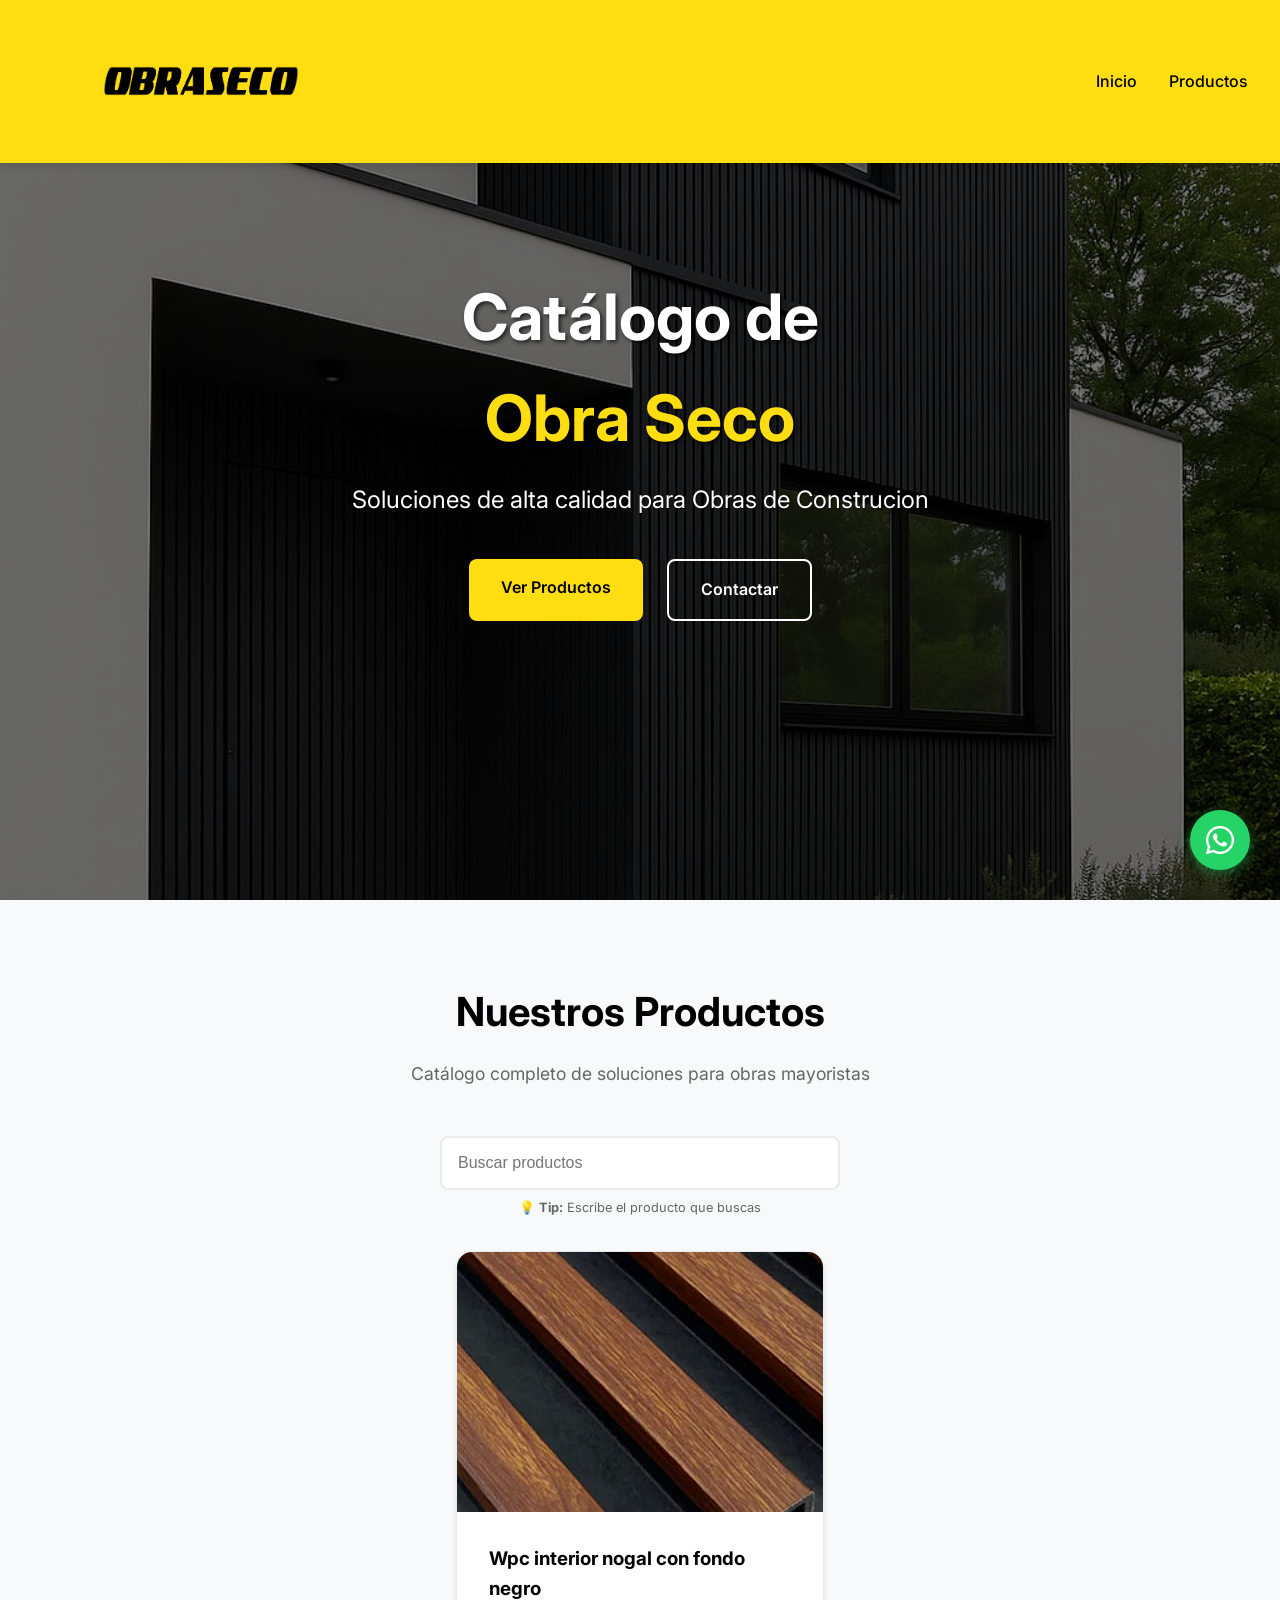
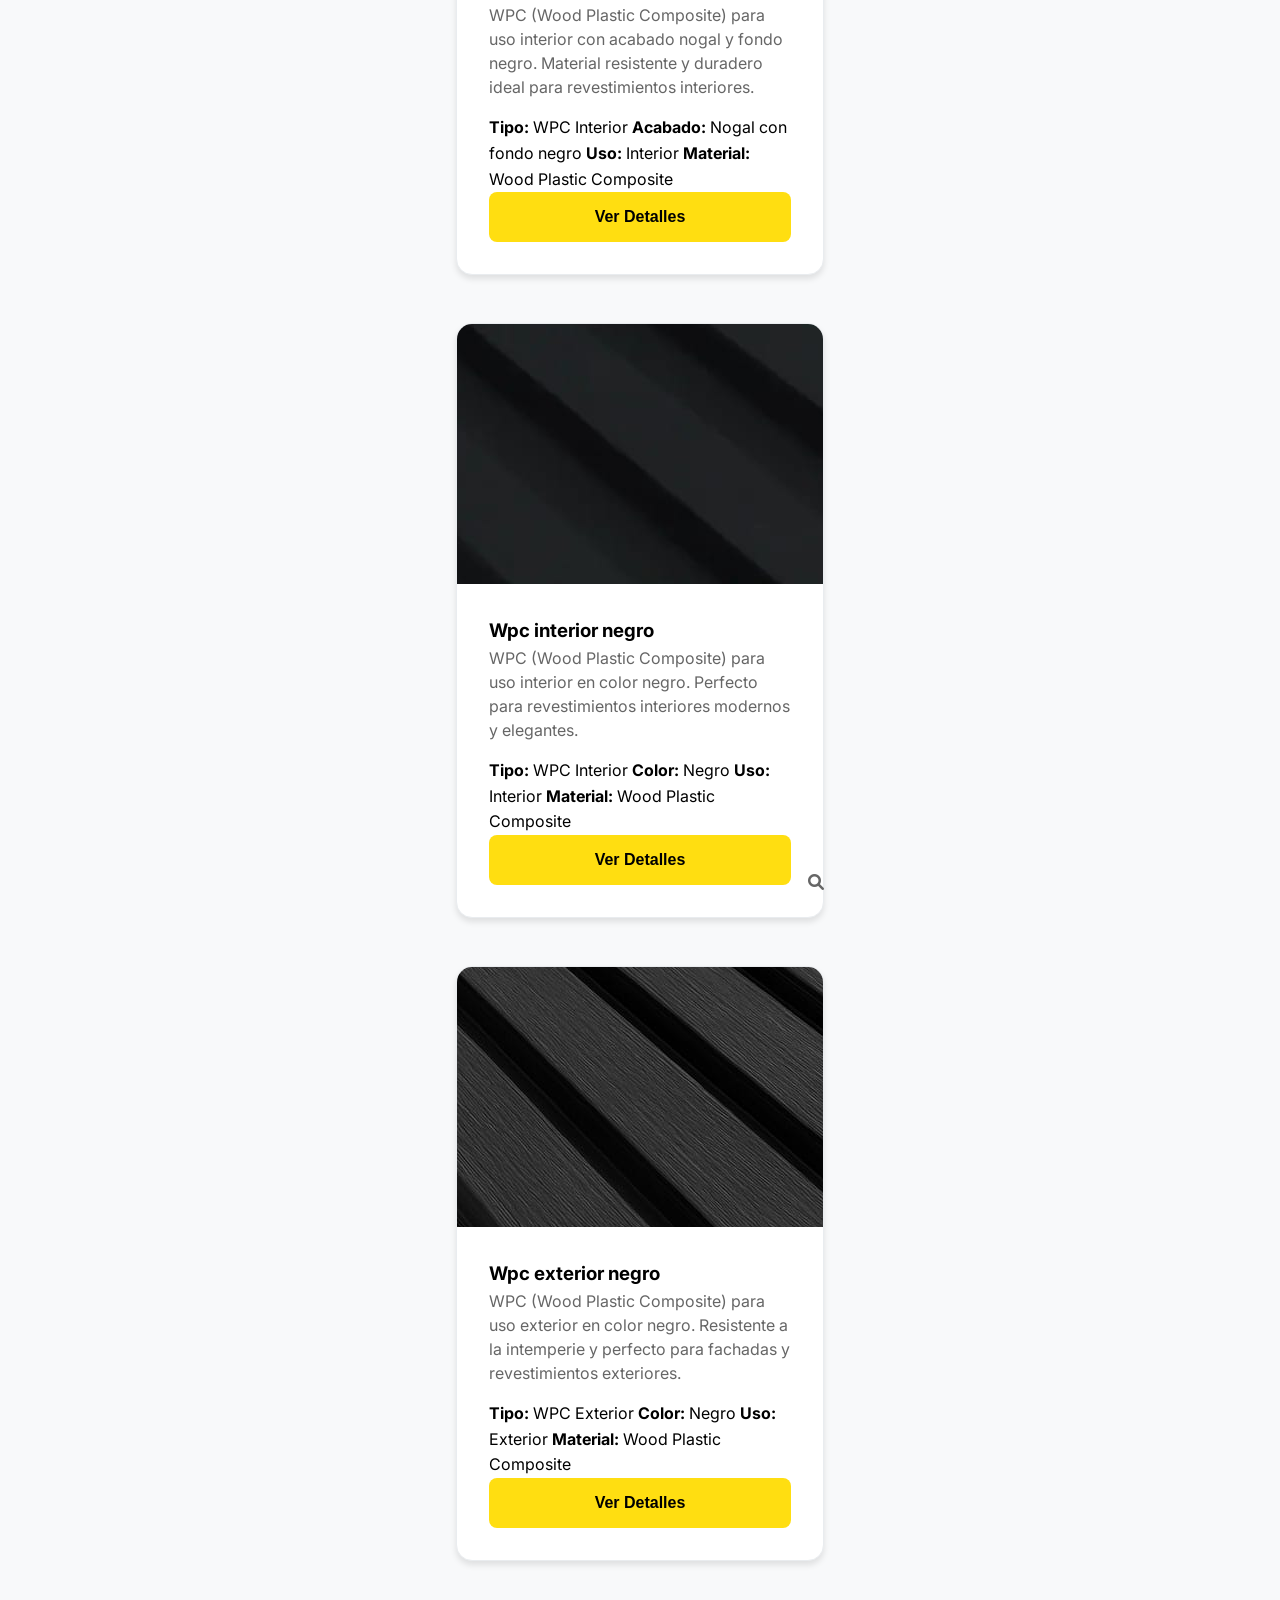
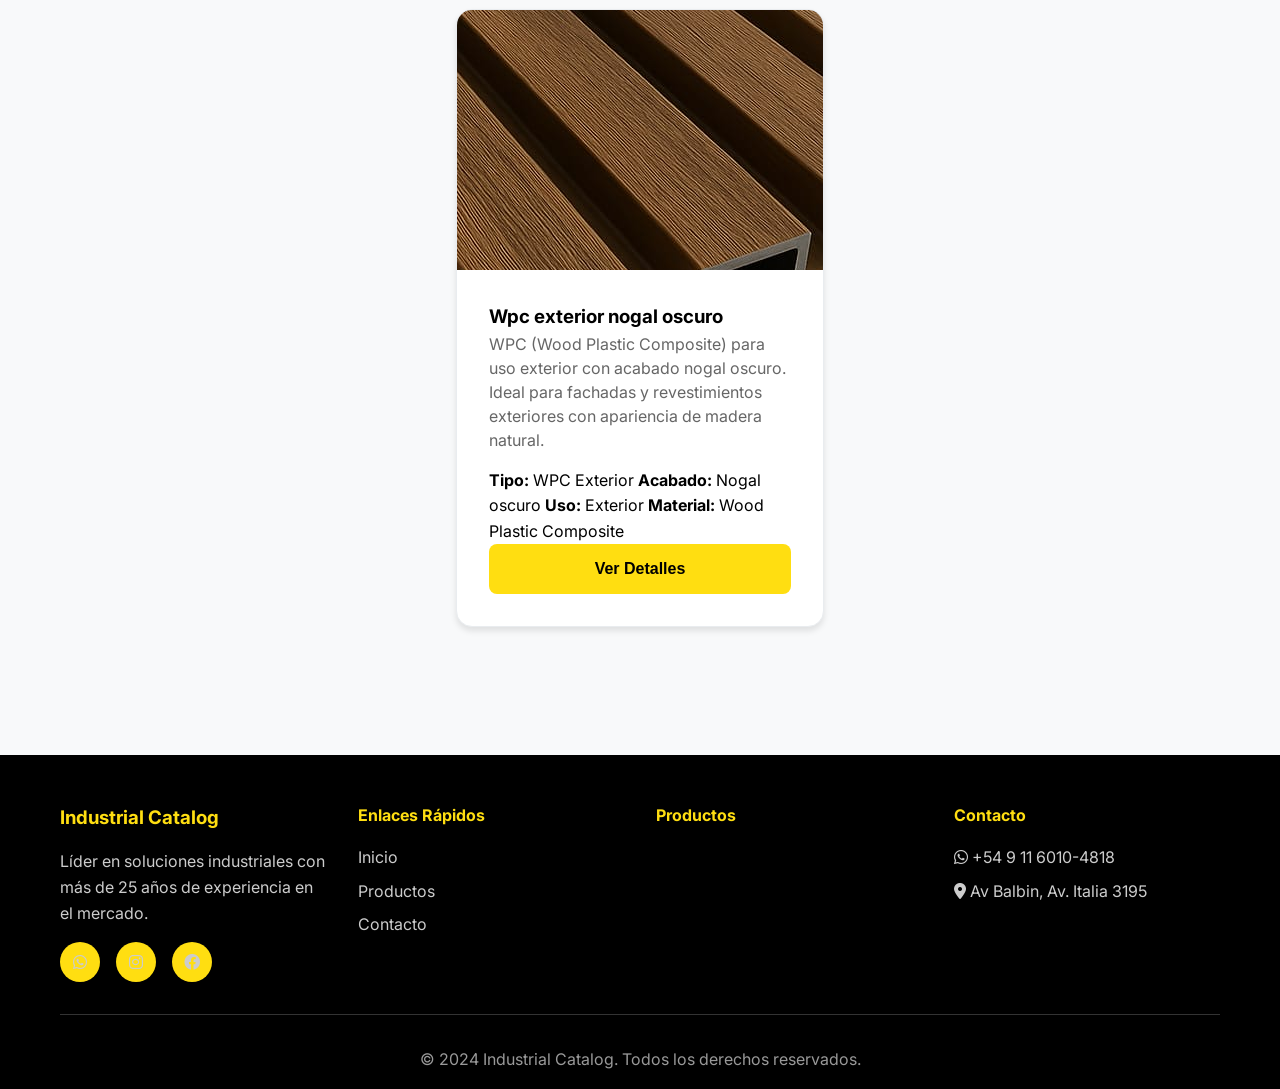
<file: index.html>
<!DOCTYPE html>
<html lang="es">
<head>
    <meta charset="UTF-8">
    <meta name="viewport" content="width=device-width, initial-scale=1.0">
    <title>Catálogo Importaciones - Soluciones Profesionales</title>
    <link rel="stylesheet" href="styles.css">
    <link href="https://fonts.googleapis.com/css2?family=Inter:wght@300;400;500;600;700&display=swap" rel="stylesheet">
    <link rel="stylesheet" href="https://cdnjs.cloudflare.com/ajax/libs/font-awesome/6.0.0/css/all.min.css">
</head>
<body>
    <!-- Header -->
    <header class="header">
        <nav class="nav">
            <div class="nav-brand">
                <i class="fas fa-industry"></i>
                <img src="IMG/logo-803079312-1743084688-83974433b8c240cc7f675c7ba710d1fb1743084688.jpg" alt="Logo" height="100px">
            </div>
        <h5 style=" font-size: 1.2rem; font-weight: bold; margin-left: -1650px;margin-top: 100px;">Importaciones</h5>
            <ul class="nav-menu">
                <li><a href="#inicio" class="nav-link">Inicio</a></li>
                <li><a href="#productos" class="nav-link">Productos</a></li>
                <!-- Enlace al admin oculto - accesible solo por combinación de teclas -->
                <li style="display: none;"><a href="#" class="nav-link admin-link" id="hiddenAdminLink">
                    <i class="fas fa-cog"></i> Admin
                </a></li>
            </ul>
            <div class="nav-toggle">
                <span></span>
                <span></span>
                <span></span>
            </div>
        </nav>
    </header>

    <!-- Banner de Imagen -->
    <section class="banner">
        <div class="banner-image">
            <img src="IMG/Banner-bueno.jpg" alt="Banner Industrial" class="banner-img" height="400px">
            <div class="banner-overlay">
                <div class="banner-content">
                    <h1 class="banner-title">Catálogo de </h1> <h1 class="banner-title" style="color: #FFDE11; font-weight: 700;">Obra Seco</h1>
                    <p class="banner-subtitle">Soluciones de alta calidad para Obras de Construcion</p>
                    <div class="banner-buttons">
                        <a href="#productos" class="btn btn-primary">Ver Productos</a>
                        <a href="#contacto" class="btn btn-secondary">Contactar</a>
                    </div>
                </div>
            </div>
        </div>
    </section>

    <!-- Productos Section -->
    <section id="productos" class="products">
        <div class="container">
            <div class="section-header">
                <h2>Nuestros Productos</h2>
                <p>Catálogo completo de soluciones para obras mayoristas</p>
            </div>
            
            <!-- Filtros -->
            <div class="filters">
                <div class="search-box">
                    <input type="text" id="searchInput" placeholder="Buscar productos">
                    <i class="fas fa-search"></i>
                    <div class="search-hint" style="font-size: 0.8rem; color: #666; margin-top: 0.5rem; text-align: center;">
                        💡 <strong>Tip:</strong> Escribe el producto que buscas
                    </div>

            <!-- Grid de Productos -->
            <div class="products-grid" id="productsGrid">
                <!-- Producto 1: Wpc interior nogal con fondo negro -->
                <div class="product-card" data-product-id="1">
                    <div class="product-image">
                        <img src="productos/Wpcinteriornogalconfondonegro.jpg" alt="WPC Interior Nogal con fondo negro" class="product-img">
                    </div>
                    <div class="product-info">
                        <h3 class="product-name">Wpc interior nogal con fondo negro</h3>
                        <p class="product-description">WPC (Wood Plastic Composite) para uso interior con acabado nogal y fondo negro. Material resistente y duradero ideal para revestimientos interiores.</p>
                        <div class="product-specs">
                            <span class="spec-item"><strong>Tipo:</strong> WPC Interior</span>
                            <span class="spec-item"><strong>Acabado:</strong> Nogal con fondo negro</span>
                            <span class="spec-item"><strong>Uso:</strong> Interior</span>
                            <span class="spec-item"><strong>Material:</strong> Wood Plastic Composite</span>
                        </div>
                        <button class="btn btn-primary" onclick="viewProduct(1)">Ver Detalles</button>
                    </div>
                </div>

                <!-- Producto 2: Wpc interior negro -->
                <div class="product-card" data-product-id="2">
                    <div class="product-image">
                        <img src="productos/Wpcinteriornegro.jpg" alt="WPC Interior Negro" class="product-img">
                    </div>
                    <div class="product-info">
                        <h3 class="product-name">Wpc interior negro</h3>
                        <p class="product-description">WPC (Wood Plastic Composite) para uso interior en color negro. Perfecto para revestimientos interiores modernos y elegantes.</p>
                        <div class="product-specs">
                            <span class="spec-item"><strong>Tipo:</strong> WPC Interior</span>
                            <span class="spec-item"><strong>Color:</strong> Negro</span>
                            <span class="spec-item"><strong>Uso:</strong> Interior</span>
                            <span class="spec-item"><strong>Material:</strong> Wood Plastic Composite</span>
                        </div>
                        <button class="btn btn-primary" onclick="viewProduct(2)">Ver Detalles</button>
                    </div>
                </div>

                <!-- Producto 3: Wpc exterior negro -->
                <div class="product-card" data-product-id="3">
                    <div class="product-image">
                        <img src="productos/Wpcexteriornegro.jpg" alt="WPC Exterior Negro" class="product-img">
                    </div>
                    <div class="product-info">
                        <h3 class="product-name">Wpc exterior negro</h3>
                        <p class="product-description">WPC (Wood Plastic Composite) para uso exterior en color negro. Resistente a la intemperie y perfecto para fachadas y revestimientos exteriores.</p>
                        <div class="product-specs">
                            <span class="spec-item"><strong>Tipo:</strong> WPC Exterior</span>
                            <span class="spec-item"><strong>Color:</strong> Negro</span>
                            <span class="spec-item"><strong>Uso:</strong> Exterior</span>
                            <span class="spec-item"><strong>Material:</strong> Wood Plastic Composite</span>
                        </div>
                        <button class="btn btn-primary" onclick="viewProduct(3)">Ver Detalles</button>
                    </div>
                </div>

                <!-- Producto 4: Wpc exterior nogal oscuro -->
                <div class="product-card" data-product-id="4">
                    <div class="product-image">
                        <img src="productos/Wpcexteriornogaloscuro.jpg" alt="WPC Exterior Nogal Oscuro" class="product-img">
                    </div>
                    <div class="product-info">
                        <h3 class="product-name">Wpc exterior nogal oscuro</h3>
                        <p class="product-description">WPC (Wood Plastic Composite) para uso exterior con acabado nogal oscuro. Ideal para fachadas y revestimientos exteriores con apariencia de madera natural.</p>
                        <div class="product-specs">
                            <span class="spec-item"><strong>Tipo:</strong> WPC Exterior</span>
                            <span class="spec-item"><strong>Acabado:</strong> Nogal oscuro</span>
                            <span class="spec-item"><strong>Uso:</strong> Exterior</span>
                            <span class="spec-item"><strong>Material:</strong> Wood Plastic Composite</span>
                        </div>
                        <button class="btn btn-primary" onclick="viewProduct(4)">Ver Detalles</button>
                    </div>
                </div>
            </div>
        </div>
    </section>





    <!-- Contacto Section -->
    

    <!-- Footer -->
    <footer class="footer">
        <div class="container">
            <div class="footer-content">
                <div class="footer-section">
                    <h3>Industrial Catalog</h3>
                    <p>Líder en soluciones industriales con más de 25 años de experiencia en el mercado.</p>
                    <div class="social-links">
                        <a href="https://wa.me/5491160104818?text=Hola,%20me%20interesa%20información%20sobre%20sus%20productos%20industriales" target="_blank" class="social-link whatsapp">
                            <i class="fab fa-whatsapp"></i>
                            <span class="social-tooltip">WhatsApp</span>
                        </a>
                        <a href="https://www.instagram.com/obraseco/?hl=es" target="_blank" class="social-link instagram">
                            <i class="fab fa-instagram"></i>
                            <span class="social-tooltip">Instagram</span>
                        </a>
                        <a href="#" class="social-link facebook">
                            <i class="fab fa-facebook"></i>
                            <span class="social-tooltip">Facebook</span>
                        </a>
                    </div>
                </div>
                <div class="footer-section">
                    <h4>Enlaces Rápidos</h4>
                    <ul>
                        <li><a href="#inicio">Inicio</a></li>
                        <li><a href="#productos">Productos</a></li>
                        <li><a href="#contacto">Contacto</a></li>
                    </ul>
                </div>
                <div class="footer-section">
                    <h4>Productos</h4>
                </div>
                <div class="footer-section">
                    <h4>Contacto</h4>
                    <p><i class="fab fa-whatsapp"></i> <a href="https://wa.me/5491160104818?text=Hola,%20me%20interesa%20información%20sobre%20sus%20productos" target="_blank">+54 9 11 6010-4818</a></p>
                    <p><i class="fas fa-map-marker-alt"></i> Av Balbin, Av. Italia 3195</p>
                </div>
            </div>
            <div class="footer-bottom">
                <p>&copy; 2024 Industrial Catalog. Todos los derechos reservados.</p>
            </div>
        </div>
    </footer>

    <!-- Modal de Autenticación para Admin -->
    <div id="authModal" class="modal auth-modal">
        <div class="modal-content auth-content">
            <span class="close auth-close">&times;</span>
            <div class="modal-body">
                <div class="auth-container">
                    <div class="auth-header">
                        <i class="fas fa-shield-alt"></i>
                        <h3>Acceso Administrativo</h3>
                        <p>Ingrese la contraseña para acceder al panel de administración</p>
                    </div>
                    <form id="authForm" class="auth-form">
                        <div class="form-group">
                            <label for="adminPassword">Contraseña:</label>
                            <input type="password" id="adminPassword" placeholder="Ingrese la contraseña" required>
                        </div>
                        <div class="auth-buttons">
                            <button type="submit" class="btn btn-primary">Acceder</button>
                            <button type="button" class="btn btn-secondary auth-cancel">Cancelar</button>
                        </div>
                    </form>
                    <div class="auth-hint">
                        <p><i class="fas fa-info-circle"></i> Acceso secreto: Presione <kbd>Ctrl</kbd> + <kbd>Shift</kbd> + <kbd>A</kbd> o <kbd>Escribir</kbd> Admin <kbd></p>
                        <button type="button" class="btn btn-secondary btn-small" onclick="resetAdminAccess()" style="margin-top: 1rem;">
                            <i class="fas fa-undo"></i> Ocultar Botón Admin
                        </button>
                    </div>
                </div>
            </div>
        </div>
    </div>

    <!-- Modal de Producto -->
    <div id="productModal" class="modal">
        <div class="modal-content">
            <span class="close">&times;</span>
            <div class="modal-body">
                <!-- Contenido del modal se cargará dinámicamente -->
            </div>
        </div>
    </div>

    <!-- Modal de Imagen Ampliada -->
    <div id="imageZoomModal" class="image-zoom-modal">
        <div class="image-zoom-content">
            <span class="image-zoom-close" onclick="closeImageZoom()">&times;</span>
            <img id="imageZoomImage" class="image-zoom-image" alt="Imagen Ampliada">
            <div class="image-zoom-info" id="imageZoomInfo">
                <!-- Información de la imagen -->
            </div>
            <div class="image-zoom-nav" id="imageZoomNav">
                <!-- Navegación entre imágenes -->
            </div>
        </div>
    </div>

    <!-- Botón flotante de WhatsApp -->
    <div class="whatsapp-float">
        <a href="https://wa.me/5491160104818?text=Hola,%20me%20interesa%20información%20sobre%20sus%20productos%20industriales" target="_blank" class="whatsapp-btn">
            <i class="fab fa-whatsapp"></i>
            <span class="whatsapp-tooltip">¡Chatea con nosotros!</span>
        </a>
    </div>

    <script src="script.js"></script>
</body>
</html>
</file>
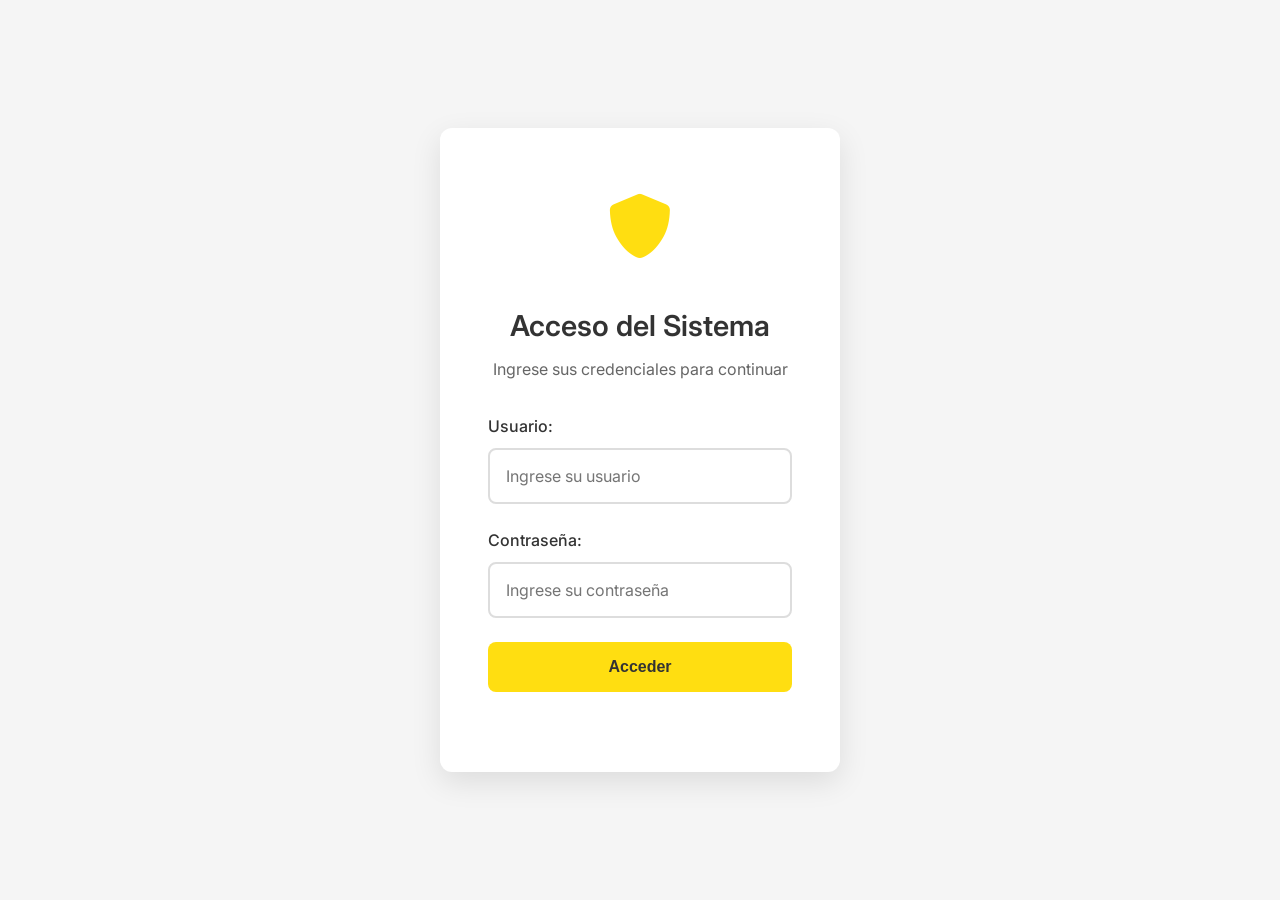
<file: admin-access.html>
<!DOCTYPE html>
<html lang="es">
<head>
    <meta charset="UTF-8">
    <meta name="viewport" content="width=device-width, initial-scale=1.0">
    <title>Acceso del Sistema</title>
    <link rel="stylesheet" href="admin-styles.css">
    <link rel="stylesheet" href="https://cdnjs.cloudflare.com/ajax/libs/font-awesome/6.0.0/css/all.min.css">
    <link href="https://fonts.googleapis.com/css2?family=Inter:wght@300;400;500;600;700&display=swap" rel="stylesheet">
    <style>
        body {
            font-family: 'Inter', sans-serif;
            background: #f5f5f5;
            margin: 0;
            padding: 0;
            display: flex;
            justify-content: center;
            align-items: center;
            min-height: 100vh;
        }
        
        .access-container {
            background: white;
            padding: 3rem;
            border-radius: 12px;
            box-shadow: 0 10px 30px rgba(0,0,0,0.1);
            text-align: center;
            max-width: 400px;
            width: 90%;
        }
        
        .access-icon {
            font-size: 4rem;
            color: #FFDE11;
            margin-bottom: 1.5rem;
        }
        
        .access-title {
            font-size: 1.8rem;
            font-weight: 600;
            color: #333;
            margin-bottom: 0.5rem;
        }
        
        .access-subtitle {
            color: #666;
            margin-bottom: 2rem;
        }
        
        .access-form {
            text-align: left;
        }
        
        .form-group {
            margin-bottom: 1.5rem;
        }
        
        .form-group label {
            display: block;
            margin-bottom: 0.5rem;
            font-weight: 500;
            color: #333;
        }
        
        .form-group input {
            width: 100%;
            padding: 1rem;
            border: 2px solid #ddd;
            border-radius: 8px;
            font-size: 1rem;
            transition: border-color 0.3s ease;
            box-sizing: border-box;
        }
        
        .form-group input:focus {
            outline: none;
            border-color: #FFDE11;
        }
        
        .access-button {
            width: 100%;
            padding: 1rem;
            background: #FFDE11;
            color: #333;
            border: none;
            border-radius: 8px;
            font-size: 1rem;
            font-weight: 600;
            cursor: pointer;
            transition: all 0.3s ease;
        }
        
        .access-button:hover {
            background: #e6c800;
            transform: translateY(-2px);
        }
        
        .access-button:disabled {
            background: #ccc;
            cursor: not-allowed;
            transform: none;
        }
        
        .error-message {
            color: #e74c3c;
            font-size: 0.9rem;
            margin-top: 0.5rem;
            display: none;
        }
        
        .success-message {
            color: #27ae60;
            font-size: 0.9rem;
            margin-top: 0.5rem;
            display: none;
        }
        
        .shake {
            animation: shake 0.5s ease-in-out;
        }
        
        @keyframes shake {
            0%, 100% { transform: translateX(0); }
            10%, 30%, 50%, 70%, 90% { transform: translateX(-5px); }
            20%, 40%, 60%, 80% { transform: translateX(5px); }
        }
        
        .loading {
            display: none;
            margin-top: 1rem;
        }
        
        .reset-button {
            background: #6c757d;
            color: white;
            border: none;
            padding: 0.75rem 1.5rem;
            border-radius: 8px;
            font-size: 0.9rem;
            cursor: pointer;
            transition: all 0.3s ease;
            display: none;
        }
        
        .reset-button:hover {
            background: #5a6268;
            transform: translateY(-1px);
        }
        
        .reset-button i {
            margin-right: 0.5rem;
        }
        
        .spinner {
            border: 3px solid #f3f3f3;
            border-top: 3px solid #FFDE11;
            border-radius: 50%;
            width: 20px;
            height: 20px;
            animation: spin 1s linear infinite;
            margin: 0 auto;
        }
        
        @keyframes spin {
            0% { transform: rotate(0deg); }
            100% { transform: rotate(360deg); }
        }
    </style>
</head>
<body>
    <div class="access-container">
        <div class="access-icon">
            <i class="fas fa-shield-alt"></i>
        </div>
        <h1 class="access-title">Acceso del Sistema</h1>
        <p class="access-subtitle">Ingrese sus credenciales para continuar</p>
        
        <form id="accessForm" class="access-form">
            <div class="form-group">
                <label for="username">Usuario:</label>
                <input type="text" id="username" placeholder="Ingrese su usuario" required>
            </div>
            
            <div class="form-group">
                <label for="password">Contraseña:</label>
                <input type="password" id="password" placeholder="Ingrese su contraseña" required>
            </div>
            
            <button type="submit" class="access-button" id="submitBtn">
                <span class="btn-text">Acceder</span>
                <div class="loading">
                    <div class="spinner"></div>
                </div>
            </button>
        </form>
        
        <div class="error-message" id="errorMessage"></div>
        <div class="success-message" id="successMessage"></div>
        
        <!-- Botón de reset para desarrollo -->
        <div class="reset-section" style="margin-top: 2rem; text-align: center;">
            <button type="button" class="reset-button" id="resetButton" style="display: none;">
                <i class="fas fa-undo"></i> Resetear Acceso del Primer Nivel
            </button>
        </div>
    </div>

    <script>
        // Credenciales del primer nivel (Alan/Zorzzut999)
        const FIRST_LEVEL_USERNAME = "Alan";
        const FIRST_LEVEL_PASSWORD = "Zorzzut999";
        
        // Credenciales del segundo nivel (Admin/1990)
        const ADMIN_PASSWORD = "1990";
        const ADMIN_USERNAME = "Admin";
        
        // Elementos del DOM
        const accessForm = document.getElementById('accessForm');
        const usernameInput = document.getElementById('username');
        const passwordInput = document.getElementById('password');
        const submitBtn = document.getElementById('submitBtn');
        const errorMessage = document.getElementById('errorMessage');
        const successMessage = document.getElementById('successMessage');
        const btnText = document.querySelector('.btn-text');
        const loading = document.querySelector('.loading');
        
        // Verificar si ya se pasó el primer nivel
        function checkFirstLevelAccess() {
            return localStorage.getItem('firstLevelPassed') === 'true';
        }
        
        // Marcar que se pasó el primer nivel
        function markFirstLevelPassed() {
            localStorage.setItem('firstLevelPassed', 'true');
        }
        
        // Resetear acceso del primer nivel
        function resetFirstLevelAccess() {
            localStorage.removeItem('firstLevelPassed');
        }
        
        // Actualizar la interfaz según el nivel de acceso
        function updateInterface() {
            const isFirstLevelPassed = checkFirstLevelPassed();
            
            if (isFirstLevelPassed) {
                // Solo pedir contraseña del admin
                document.querySelector('.access-title').textContent = 'Acceso Administrativo';
                document.querySelector('.access-subtitle').textContent = 'Ingrese la contraseña del administrador';
                
                // Ocultar campo de usuario
                const usernameGroup = usernameInput.parentElement;
                usernameGroup.style.display = 'none';
                
                // Cambiar placeholder de contraseña
                passwordInput.placeholder = 'Ingrese la contraseña del admin';
                
                // Enfoque en contraseña
                passwordInput.focus();
            } else {
                // Pedir usuario y contraseña del primer nivel
                document.querySelector('.access-title').textContent = 'Acceso del Sistema';
                document.querySelector('.access-subtitle').textContent = 'Ingrese sus credenciales para continuar';
                
                // Mostrar campo de usuario
                const usernameGroup = usernameInput.parentElement;
                usernameGroup.style.display = 'block';
                
                // Restaurar placeholder de contraseña
                passwordInput.placeholder = 'Ingrese su contraseña';
                
                // Enfoque en usuario
                usernameInput.focus();
            }
            
            // Actualizar botón de reset
            updateResetButton();
        }
        
        // Manejar envío del formulario
        accessForm.addEventListener('submit', function(e) {
            e.preventDefault();
            
            const username = usernameInput.value.trim();
            const password = passwordInput.value.trim();
            const isFirstLevelPassed = checkFirstLevelAccess();
            
            if (isFirstLevelPassed) {
                // Segundo nivel: solo validar contraseña del admin
                if (password === ADMIN_PASSWORD) {
                    // Contraseña correcta - redirigir al panel admin
                    showSuccess('Acceso autorizado. Redirigiendo...');
                    submitBtn.disabled = true;
                    btnText.style.display = 'none';
                    loading.style.display = 'block';
                    
                    setTimeout(() => {
                        window.location.href = 'admin-panel.html';
                    }, 2000);
                } else {
                    // Contraseña incorrecta
                    showError('Contraseña del administrador incorrecta');
                    passwordInput.value = '';
                    passwordInput.focus();
                    
                    // Efecto shake
                    accessForm.classList.add('shake');
                    setTimeout(() => {
                        accessForm.classList.remove('shake');
                    }, 500);
                }
            } else {
                // Primer nivel: validar usuario y contraseña
                if (username === FIRST_LEVEL_USERNAME && password === FIRST_LEVEL_PASSWORD) {
                    // Credenciales correctas del primer nivel
                    markFirstLevelPassed();
                    showSuccess('Primer nivel validado. Ingrese la contraseña del administrador.');
                    
                    // Limpiar formulario
                    usernameInput.value = '';
                    passwordInput.value = '';
                    
                    // Actualizar interfaz
                    updateInterface();
                    
                    // Enfoque en contraseña del admin
                    setTimeout(() => {
                        passwordInput.focus();
                    }, 1000);
                } else {
                    // Credenciales incorrectas
                    showError('Usuario o contraseña incorrectos');
                    passwordInput.value = '';
                    passwordInput.focus();
                    
                    // Efecto shake
                    accessForm.classList.add('shake');
                    setTimeout(() => {
                        accessForm.classList.remove('shake');
                    }, 500);
                }
            }
        });
        
        // Mostrar mensaje de error
        function showError(message) {
            errorMessage.textContent = message;
            errorMessage.style.display = 'block';
            successMessage.style.display = 'none';
            
            setTimeout(() => {
                errorMessage.style.display = 'none';
            }, 5000);
        }
        
        // Mostrar mensaje de éxito
        function showSuccess(message) {
            successMessage.textContent = message;
            successMessage.style.display = 'block';
            errorMessage.style.display = 'none';
        }
        
        // Limpiar mensajes al cambiar inputs
        usernameInput.addEventListener('input', clearMessages);
        passwordInput.addEventListener('input', clearMessages);
        
        function clearMessages() {
            errorMessage.style.display = 'none';
            successMessage.style.display = 'none';
        }
        
        // Botón para resetear acceso del primer nivel
        function updateResetButton() {
            const resetBtn = document.getElementById('resetButton');
            const isFirstLevelPassed = checkFirstLevelAccess();
            
            if (resetBtn) {
                if (isFirstLevelPassed) {
                    resetBtn.style.display = 'inline-block';
                    resetBtn.onclick = function() {
                        if (confirm('¿Desea resetear el acceso del primer nivel? Esto le hará volver a ingresar usuario y contraseña.')) {
                            resetFirstLevelAccess();
                            updateInterface();
                            showSuccess('Acceso reseteado. Ingrese las credenciales del primer nivel.');
                        }
                    };
                } else {
                    resetBtn.style.display = 'none';
                }
            }
        }
        
        // Inicializar interfaz
        document.addEventListener('DOMContentLoaded', function() {
            updateInterface();
        });
    </script>
</body>
</html>
</file>
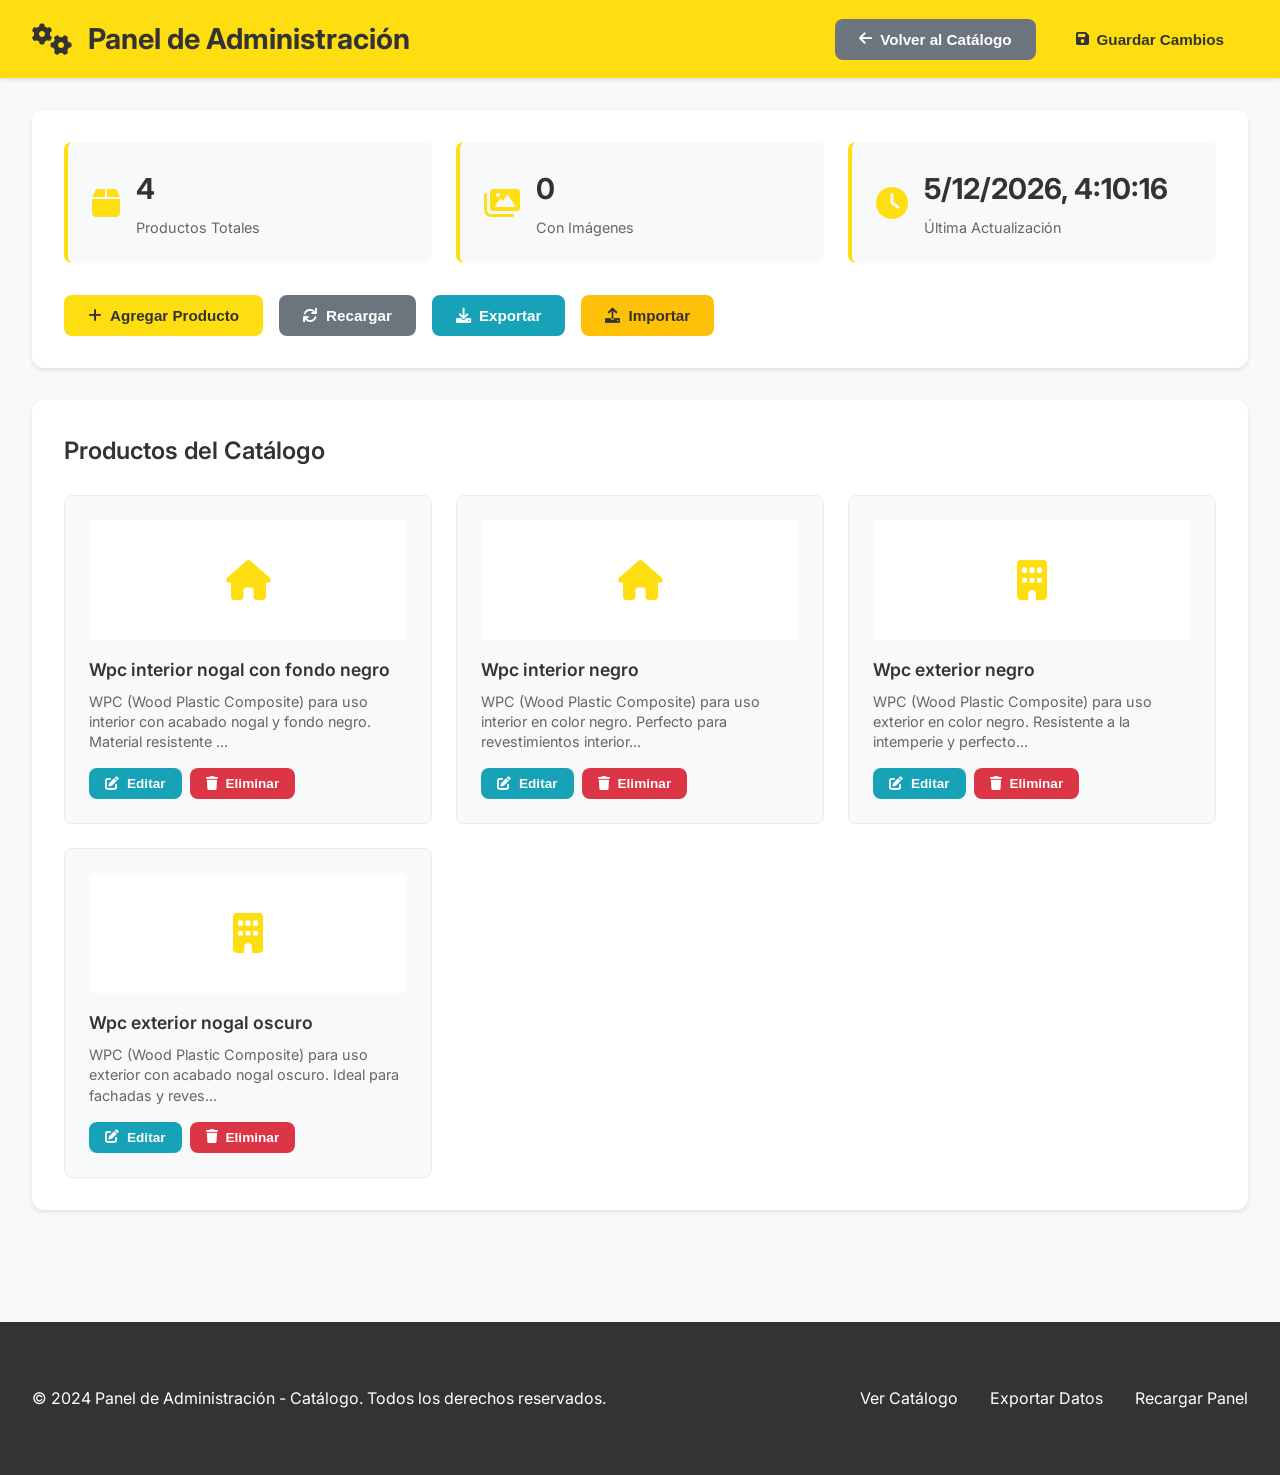
<file: admin-panel.html>
<!DOCTYPE html>
<html lang="es">
<head>
    <meta charset="UTF-8">
    <meta name="viewport" content="width=device-width, initial-scale=1.0">
    <title>Panel de Administración - Catálogo</title>
    <link rel="stylesheet" href="admin-styles.css">
    <link href="https://fonts.googleapis.com/css2?family=Inter:wght@300;400;500;600;700&display=swap" rel="stylesheet">
    <link rel="stylesheet" href="https://cdnjs.cloudflare.com/ajax/libs/font-awesome/6.0.0/css/all.min.css">
</head>
<body>
    <!-- Header del Panel de Administración -->
    <header class="admin-header">
        <div class="admin-header-content">
            <div class="admin-header-left">
                <i class="fas fa-cogs"></i>
                <h1>Panel de Administración</h1>
            </div>
            <div class="admin-header-right">
                <button class="btn btn-secondary" onclick="window.location.href='index.html'">
                    <i class="fas fa-arrow-left"></i> Volver al Catálogo
                </button>
                <button class="btn btn-primary" onclick="saveChanges()">
                    <i class="fas fa-save"></i> Guardar Cambios
                </button>
            </div>
        </div>
    </header>

    <!-- Contenido Principal -->
    <main class="admin-main">
        <div class="admin-container">
            <!-- Panel de Control -->
            <div class="admin-controls">
                <div class="admin-stats">
                    <div class="stat-card">
                        <i class="fas fa-box"></i>
                        <div class="stat-info">
                            <h3 id="totalProducts">0</h3>
                            <p>Productos Totales</p>
                        </div>
                    </div>
                                         <div class="stat-card">
                         <i class="fas fa-images"></i>
                         <div class="stat-info">
                             <h3 id="totalCategories">0</h3>
                             <p>Con Imágenes</p>
                         </div>
                     </div>
                    <div class="stat-card">
                        <i class="fas fa-clock"></i>
                        <div class="stat-info">
                            <h3 id="lastUpdate">--</h3>
                            <p>Última Actualización</p>
                        </div>
                    </div>
                </div>
                
                <div class="admin-actions">
                    <button class="btn btn-primary" id="addProductBtn">
                        <i class="fas fa-plus"></i> Agregar Producto
                    </button>
                    <button class="btn btn-secondary" id="reloadProductsBtn">
                        <i class="fas fa-sync"></i> Recargar
                    </button>
                    <button class="btn btn-info" onclick="exportProducts()">
                        <i class="fas fa-download"></i> Exportar
                    </button>
                    <button class="btn btn-warning" onclick="importProducts()">
                        <i class="fas fa-upload"></i> Importar
                    </button>
                </div>
            </div>

            <!-- Lista de Productos -->
            <div class="admin-products-section">
                <h2>Productos del Catálogo</h2>
                <div id="productsContainer" class="products-container">
                    <!-- Los productos se cargarán dinámicamente -->
                </div>
            </div>

            <!-- Formulario de Producto -->
            <div id="productFormContainer" class="product-form-container" style="display: none;">
                                 <div class="form-header">
                     <h2 id="formTitle">Agregar Nuevo Producto</h2>
                     <button class="btn btn-secondary" onclick="cancelEdit()">
                         <i class="fas fa-times"></i> Cancelar
                     </button>
                 </div>
                
                <form id="productForm" class="product-form">
                                         <div class="form-group">
                         <label for="productName">Nombre del Producto *</label>
                         <input type="text" id="productName" name="name" required>
                     </div>
                    
                    <div class="form-group">
                        <label for="productDescription">Descripción *</label>
                        <textarea id="productDescription" name="description" rows="4" required></textarea>
                    </div>
                    
                                         <!-- Sección de Imágenes -->
                     <div class="form-group">
                         <label>Imágenes del Producto</label>
                         <div id="imagesContainer" class="images-container">
                             <!-- Las imágenes se agregarán dinámicamente -->
                         </div>
                         <button type="button" class="btn btn-secondary btn-small" onclick="addImageField()">
                             <i class="fas fa-plus"></i> Agregar Imagen
                         </button>
                         <small>Puedes agregar múltiples imágenes para el producto</small>
                     </div>
                    
                    <div class="form-group">
                        <label for="productIcon">Icono (FontAwesome)</label>
                        <input type="text" id="productIcon" name="icon" placeholder="fas fa-cog">
                        <small>Ejemplo: fas fa-cog, fas fa-tools, fas fa-wrench</small>
                    </div>
                    
                    <!-- Especificaciones -->
                    <div class="form-group">
                        <label>Especificaciones Técnicas</label>
                        <div id="specificationsContainer" class="specifications-container">
                            <!-- Los campos de especificaciones se agregarán dinámicamente -->
                        </div>
                        <button type="button" class="btn btn-secondary btn-small" onclick="addSpecificationField()">
                            <i class="fas fa-plus"></i> Agregar Especificación
                        </button>
                    </div>
                    
                                         <div class="form-actions">
                         <button type="submit" class="btn btn-primary" id="saveProductBtn">
                             <i class="fas fa-save"></i> Agregar Producto
                         </button>
                         <button type="button" class="btn btn-secondary" onclick="cancelEdit()">
                             <i class="fas fa-times"></i> Cancelar
                         </button>
                     </div>
                </form>
            </div>
        </div>
    </main>

    <!-- Footer del Panel -->
    <footer class="admin-footer">
        <div class="admin-container">
            <p>&copy; 2024 Panel de Administración - Catálogo. Todos los derechos reservados.</p>
            <div class="admin-footer-links">
                <a href="index.html">Ver Catálogo</a>
                <a href="#" onclick="exportProducts()">Exportar Datos</a>
                <a href="#" onclick="window.location.reload()">Recargar Panel</a>
            </div>
        </div>
    </footer>

    <!-- Scripts -->
    <script src="admin-script.js"></script>
</body>
</html>
</file>
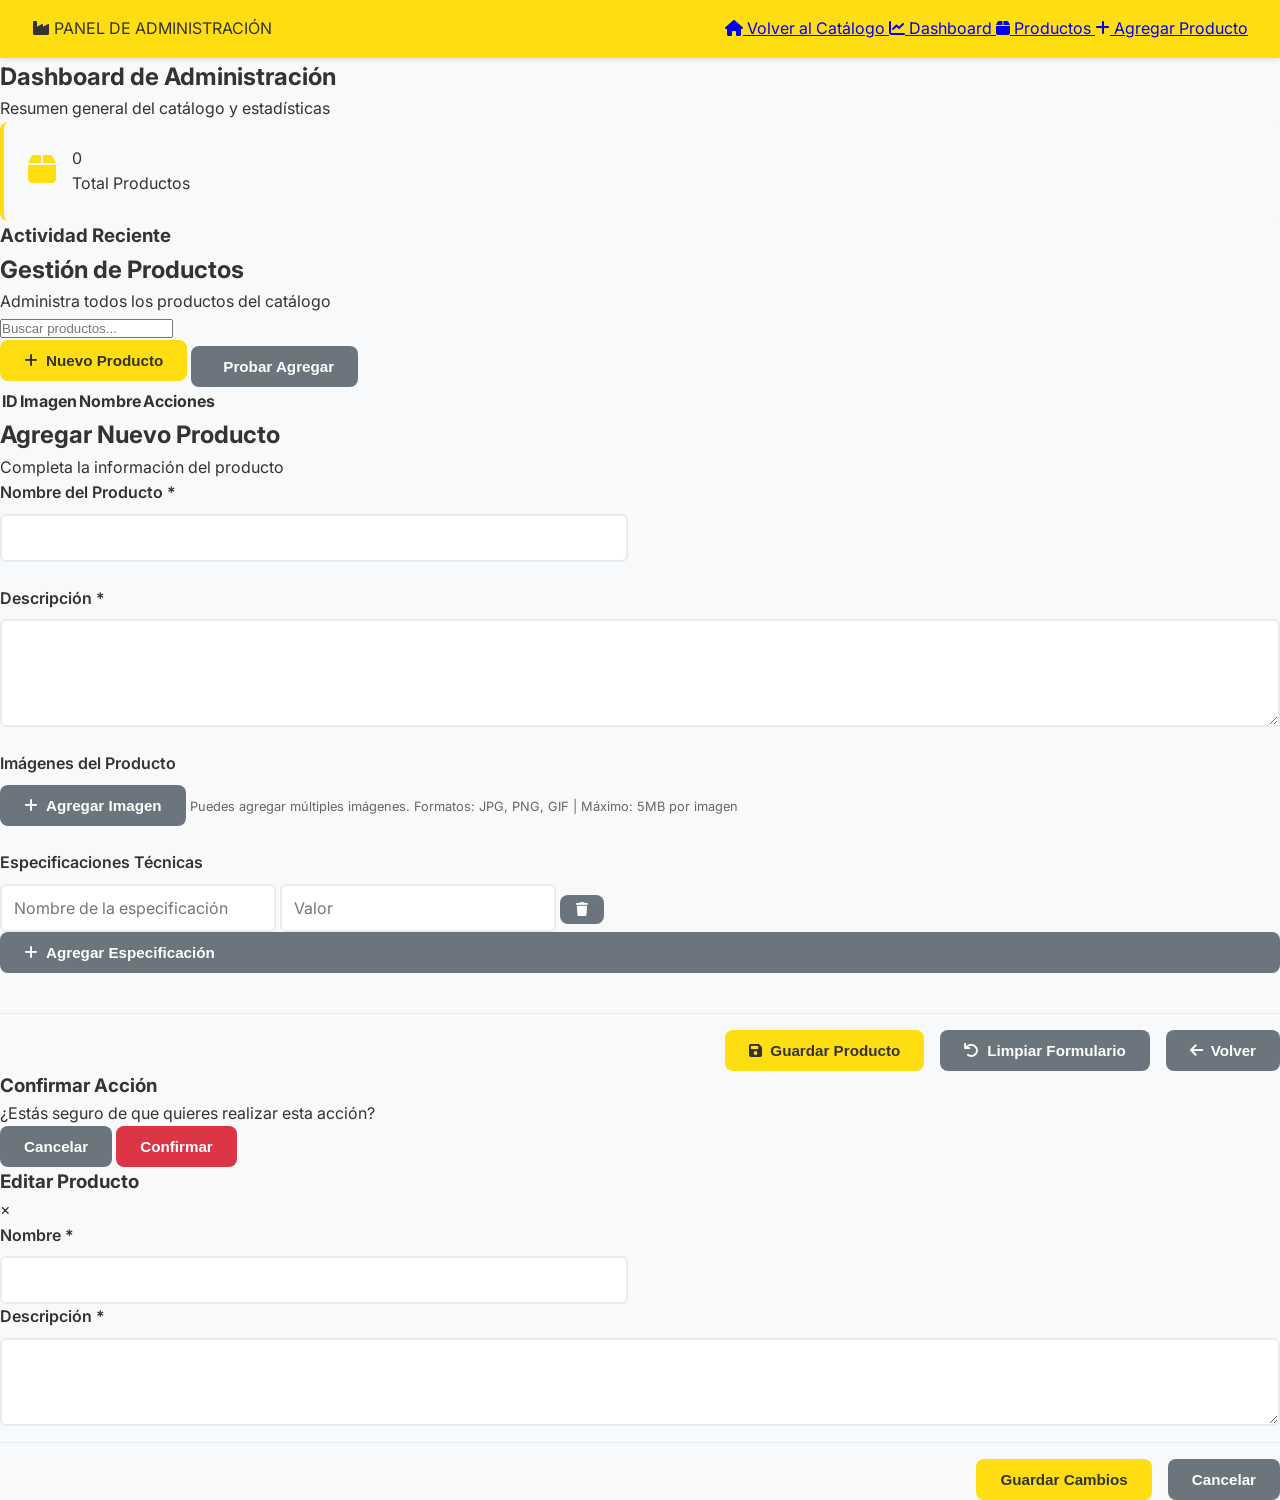
<file: admin.html>
<!DOCTYPE html>
<html lang="es">
<head>
    <meta charset="UTF-8">
    <meta name="viewport" content="width=device-width, initial-scale=1.0">
    <title>Panel de Administración - Catálogo Industrial</title>
    <link rel="stylesheet" href="admin-styles.css">
    <link href="https://fonts.googleapis.com/css2?family=Inter:wght@300;400;500;600;700&display=swap" rel="stylesheet">
    <link rel="stylesheet" href="https://cdnjs.cloudflare.com/ajax/libs/font-awesome/6.0.0/css/all.min.css">
</head>
<body>
    <!-- Header del Admin -->
    <header class="admin-header">
        <div class="admin-header-content">
            <div class="admin-brand">
                <i class="fas fa-industry"></i>
                <span>PANEL DE ADMINISTRACIÓN</span>
            </div>
            <nav class="admin-nav">
                <a href="index.html" class="admin-nav-link">
                    <i class="fas fa-home"></i> Volver al Catálogo
                </a>
                <a href="#" class="admin-nav-link" onclick="showSection('dashboard')">
                    <i class="fas fa-chart-line"></i> Dashboard
                </a>
                <a href="#" class="admin-nav-link" onclick="showSection('products')">
                    <i class="fas fa-box"></i> Productos
                </a>
                <a href="#" class="admin-nav-link" onclick="showSection('add-product')">
                    <i class="fas fa-plus"></i> Agregar Producto
                </a>
            </nav>
        </div>
    </header>

    <!-- Contenido Principal -->
    <main class="admin-main">
        <!-- Dashboard Section -->
        <section id="dashboard" class="admin-section active">
            <div class="section-header">
                <h1>Dashboard de Administración</h1>
                <p>Resumen general del catálogo y estadísticas</p>
            </div>
            
            <div class="dashboard-stats">
                <div class="stat-card">
                    <div class="stat-icon">
                        <i class="fas fa-box"></i>
                    </div>
                    <div class="stat-content">
                        <div class="stat-number" id="totalProducts">0</div>
                        <div class="stat-label">Total Productos</div>
                    </div>
                </div>
                

                
                
            </div>
            

            
            <div class="recent-activity">
                <h3>Actividad Reciente</h3>
                <div class="activity-list" id="activityList">
                    <!-- Actividad se cargará dinámicamente -->
                </div>
            </div>
        </section>

        <!-- Gestión de Productos Section -->
        <section id="products" class="admin-section">
            <div class="section-header">
                <h1>Gestión de Productos</h1>
                <p>Administra todos los productos del catálogo</p>
            </div>
            
            <div class="products-controls">
                <div class="search-controls">
                    <input type="text" id="adminSearchInput" placeholder="Buscar productos..." class="search-input">
                </div>
                <button class="btn btn-primary" onclick="showSection('add-product')">
                    <i class="fas fa-plus"></i> Nuevo Producto
                </button>
                <button class="btn btn-secondary" onclick="testAddProduct()">
                    <i class="fas fa-test-tube"></i> Probar Agregar
                </button>
            </div>
            
            <div class="products-table-container">
                <table class="products-table">
                    <thead>
                        <tr>
                            <th>ID</th>
                            <th>Imagen</th>
                            <th>Nombre</th>
                            <th>Acciones</th>
                        </tr>
                    </thead>
                    <tbody id="productsTableBody">
                        <!-- Productos se cargarán dinámicamente -->
                    </tbody>
                </table>
            </div>
        </section>

        <!-- Agregar/Editar Producto Section -->
        <section id="add-product" class="admin-section">
            <div class="section-header">
                <h1 id="formTitle">Agregar Nuevo Producto</h1>
                <p>Completa la información del producto</p>
            </div>
            
            <form id="productForm" class="product-form">
                <div class="form-row">
                    <div class="form-group">
                        <label for="productName">Nombre del Producto *</label>
                        <input type="text" id="productName" name="name" required>
                    </div>
                    

                </div>
                
                <div class="form-group">
                    <label for="productDescription">Descripción *</label>
                    <textarea id="productDescription" name="description" rows="4" required></textarea>
                </div>
                

                
                <div class="form-group">
                    <label for="productImage">Imágenes del Producto</label>
                    <div class="multiple-images-container">
                        <!-- Contenedor principal para múltiples imágenes -->
                        <div class="images-grid" id="imagesGrid">
                            <!-- Las imágenes se agregarán aquí dinámicamente -->
                        </div>
                        
                        <!-- Botón para agregar más imágenes -->
                        <div class="add-image-container">
                            <button type="button" class="btn btn-secondary add-image-btn" onclick="addImageUploader()">
                                <i class="fas fa-plus"></i> Agregar Imagen
                            </button>
                            <small>Puedes agregar múltiples imágenes. Formatos: JPG, PNG, GIF | Máximo: 5MB por imagen</small>
                        </div>
                    </div>
                </div>
                
                <div class="form-group">
                    <label>Especificaciones Técnicas</label>
                    <div id="specificationsContainer">
                        <div class="specification-row">
                            <input type="text" placeholder="Nombre de la especificación" class="spec-name">
                            <input type="text" placeholder="Valor" class="spec-value">
                            <button type="button" class="btn btn-secondary btn-small" onclick="removeSpecification(this)">
                                <i class="fas fa-trash"></i>
                            </button>
                        </div>
                    </div>
                    <button type="button" class="btn btn-secondary" onclick="addSpecification()">
                        <i class="fas fa-plus"></i> Agregar Especificación
                    </button>
                </div>
                
                <div class="form-actions">
                    <button type="submit" class="btn btn-primary">
                        <i class="fas fa-save"></i> Guardar Producto
                    </button>
                    <button type="button" class="btn btn-secondary" onclick="resetForm()">
                        <i class="fas fa-undo"></i> Limpiar Formulario
                    </button>
                    <button type="button" class="btn btn-secondary" onclick="showSection('products')">
                        <i class="fas fa-arrow-left"></i> Volver
                    </button>
                </div>
            </form>
        </section>
    </main>

    <!-- Modal de Confirmación -->
    <div id="confirmModal" class="modal">
        <div class="modal-content">
            <div class="modal-header">
                <h3 id="confirmModalTitle">Confirmar Acción</h3>
            </div>
            <div class="modal-body">
                <p id="confirmModalMessage">¿Estás seguro de que quieres realizar esta acción?</p>
            </div>
            <div class="modal-actions">
                <button class="btn btn-secondary" onclick="closeConfirmModal()">Cancelar</button>
                <button class="btn btn-danger" id="confirmModalButton">Confirmar</button>
            </div>
        </div>
    </div>

    <!-- Modal de Edición -->
    <div id="editModal" class="modal">
        <div class="modal-content">
            <div class="modal-header">
                <h3>Editar Producto</h3>
                <span class="close" onclick="closeEditModal()">&times;</span>
            </div>
            <div class="modal-body">
                <form id="editForm" class="edit-form">
                    <div class="form-row">
                        <div class="form-group">
                            <label for="editName">Nombre *</label>
                            <input type="text" id="editName" required>
                        </div>

                    </div>
                    
                    <div class="form-group">
                        <label for="editDescription">Descripción *</label>
                        <textarea id="editDescription" rows="3" required></textarea>
                    </div>
                    
                    
                    
                    <div class="form-actions">
                        <button type="submit" class="btn btn-primary">Guardar Cambios</button>
                        <button type="button" class="btn btn-secondary" onclick="closeEditModal()">Cancelar</button>
                    </div>
                </form>
            </div>
        </div>
    </div>

    <script src="admin-script.js"></script>
</body>
</html>
</file>
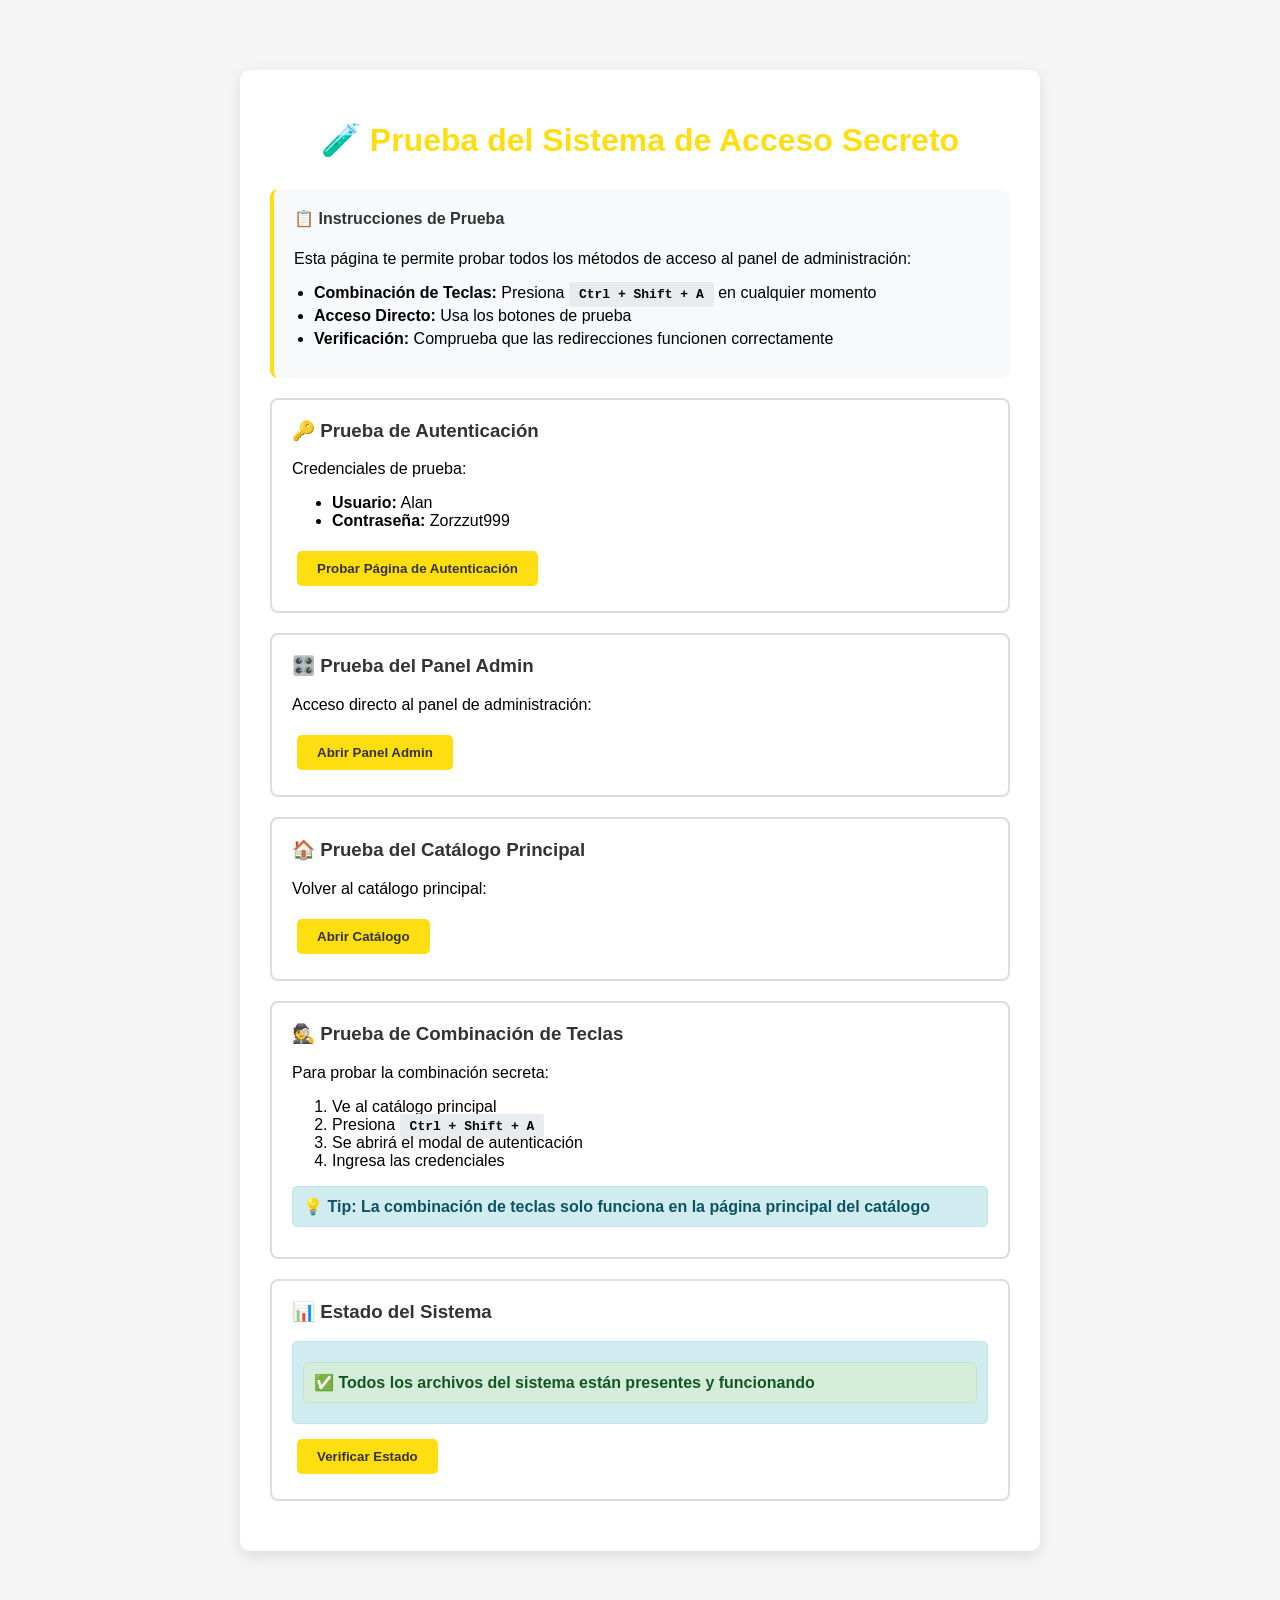
<file: test-access.html>
<!DOCTYPE html>
<html lang="es">
<head>
    <meta charset="UTF-8">
    <meta name="viewport" content="width=device-width, initial-scale=1.0">
    <title>Prueba de Acceso Secreto</title>
    <style>
        body {
            font-family: Arial, sans-serif;
            max-width: 800px;
            margin: 50px auto;
            padding: 20px;
            background: #f5f5f5;
        }
        
        .container {
            background: white;
            padding: 30px;
            border-radius: 10px;
            box-shadow: 0 5px 15px rgba(0,0,0,0.1);
        }
        
        h1 {
            color: #FFDE11;
            text-align: center;
            margin-bottom: 30px;
        }
        
        .test-section {
            margin: 20px 0;
            padding: 20px;
            border: 2px solid #ddd;
            border-radius: 8px;
        }
        
        .test-section h3 {
            color: #333;
            margin-top: 0;
        }
        
        .test-button {
            background: #FFDE11;
            color: #333;
            border: none;
            padding: 10px 20px;
            border-radius: 5px;
            cursor: pointer;
            margin: 5px;
            font-weight: bold;
        }
        
        .test-button:hover {
            background: #e6c800;
        }
        
        .status {
            margin: 10px 0;
            padding: 10px;
            border-radius: 5px;
            font-weight: bold;
        }
        
        .success {
            background: #d4edda;
            color: #155724;
            border: 1px solid #c3e6cb;
        }
        
        .error {
            background: #f8d7da;
            color: #721c24;
            border: 1px solid #f5c6cb;
        }
        
        .info {
            background: #d1ecf1;
            color: #0c5460;
            border: 1px solid #bee5eb;
        }
        
        .key-combo {
            background: #e9ecef;
            padding: 5px 10px;
            border-radius: 3px;
            font-family: monospace;
            font-weight: bold;
        }
        
        .instructions {
            background: #f8f9fa;
            padding: 20px;
            border-radius: 8px;
            border-left: 4px solid #FFDE11;
            margin: 20px 0;
        }
        
        .instructions h4 {
            margin-top: 0;
            color: #333;
        }
        
        .instructions ul {
            margin: 10px 0;
            padding-left: 20px;
        }
        
        .instructions li {
            margin: 5px 0;
        }
    </style>
</head>
<body>
    <div class="container">
        <h1>🧪 Prueba del Sistema de Acceso Secreto</h1>
        
        <div class="instructions">
            <h4>📋 Instrucciones de Prueba</h4>
            <p>Esta página te permite probar todos los métodos de acceso al panel de administración:</p>
            <ul>
                <li><strong>Combinación de Teclas:</strong> Presiona <span class="key-combo">Ctrl + Shift + A</span> en cualquier momento</li>
                <li><strong>Acceso Directo:</strong> Usa los botones de prueba</li>
                <li><strong>Verificación:</strong> Comprueba que las redirecciones funcionen correctamente</li>
            </ul>
        </div>
        
        <div class="test-section">
            <h3>🔑 Prueba de Autenticación</h3>
            <p>Credenciales de prueba:</p>
            <ul>
                <li><strong>Usuario:</strong> Alan</li>
                <li><strong>Contraseña:</strong> Zorzzut999</li>
            </ul>
            <button class="test-button" onclick="testAuthPage()">Probar Página de Autenticación</button>
            <div id="authStatus"></div>
        </div>
        
        <div class="test-section">
            <h3>🎛️ Prueba del Panel Admin</h3>
            <p>Acceso directo al panel de administración:</p>
            <button class="test-button" onclick="testAdminPanel()">Abrir Panel Admin</button>
            <div id="adminStatus"></div>
        </div>
        
        <div class="test-section">
            <h3>🏠 Prueba del Catálogo Principal</h3>
            <p>Volver al catálogo principal:</p>
            <button class="test-button" onclick="testMainCatalog()">Abrir Catálogo</button>
            <div id="catalogStatus"></div>
        </div>
        
        <div class="test-section">
            <h3>🕵️ Prueba de Combinación de Teclas</h3>
            <p>Para probar la combinación secreta:</p>
            <ol>
                <li>Ve al catálogo principal</li>
                <li>Presiona <span class="key-combo">Ctrl + Shift + A</span></li>
                <li>Se abrirá el modal de autenticación</li>
                <li>Ingresa las credenciales</li>
            </ol>
            <div class="status info">
                💡 <strong>Tip:</strong> La combinación de teclas solo funciona en la página principal del catálogo
            </div>
        </div>
        
        <div class="test-section">
            <h3>📊 Estado del Sistema</h3>
            <div id="systemStatus" class="status info">
                ✅ Sistema de acceso secreto configurado correctamente
            </div>
            <button class="test-button" onclick="checkSystemStatus()">Verificar Estado</button>
        </div>
    </div>

    <script>
        // Función para probar la página de autenticación
        function testAuthPage() {
            const status = document.getElementById('authStatus');
            try {
                // Simular verificación
                status.innerHTML = '<div class="status success">✅ Página de autenticación accesible</div>';
                setTimeout(() => {
                    window.open('admin-access.html', '_blank');
                }, 1000);
            } catch (error) {
                status.innerHTML = '<div class="status error">❌ Error al acceder a la página de autenticación</div>';
            }
        }
        
        // Función para probar el panel admin
        function testAdminPanel() {
            const status = document.getElementById('adminStatus');
            try {
                status.innerHTML = '<div class="status success">✅ Panel admin accesible</div>';
                setTimeout(() => {
                    window.open('admin.html', '_blank');
                }, 1000);
            } catch (error) {
                status.innerHTML = '<div class="status error">❌ Error al acceder al panel admin</div>';
            }
        }
        
        // Función para probar el catálogo principal
        function testMainCatalog() {
            const status = document.getElementById('catalogStatus');
            try {
                status.innerHTML = '<div class="status success">✅ Catálogo principal accesible</div>';
                setTimeout(() => {
                    window.open('index.html', '_blank');
                }, 1000);
            } catch (error) {
                status.innerHTML = '<div class="status error">❌ Error al acceder al catálogo principal</div>';
            }
        }
        
        // Función para verificar el estado del sistema
        function checkSystemStatus() {
            const status = document.getElementById('systemStatus');
            const files = [
                'index.html',
                'admin.html', 
                'admin-access.html',
                'styles.css',
                'admin-styles.css',
                'script.js',
                'admin-script.js'
            ];
            
            let missingFiles = [];
            
            // Verificar archivos (simulado)
            files.forEach(file => {
                // En un entorno real, aquí se haría una verificación HTTP
                // Por ahora, simulamos que todos están presentes
            });
            
            if (missingFiles.length === 0) {
                status.innerHTML = '<div class="status success">✅ Todos los archivos del sistema están presentes y funcionando</div>';
            } else {
                status.innerHTML = `<div class="status error">❌ Archivos faltantes: ${missingFiles.join(', ')}</div>`;
            }
        }
        
        // Verificar estado inicial
        window.addEventListener('load', () => {
            checkSystemStatus();
        });
        
        // Mostrar instrucciones de combinación de teclas
        document.addEventListener('keydown', (e) => {
            if (e.ctrlKey && e.shiftKey && e.key.toLowerCase() === 'a') {
                e.preventDefault();
                alert('🎉 ¡Combinación de teclas detectada!\n\nEsta función solo funciona en la página principal del catálogo (index.html).\n\nVe al catálogo y presiona Ctrl + Shift + A para acceder al admin.');
            }
        });
    </script>
</body>
</html>
</file>
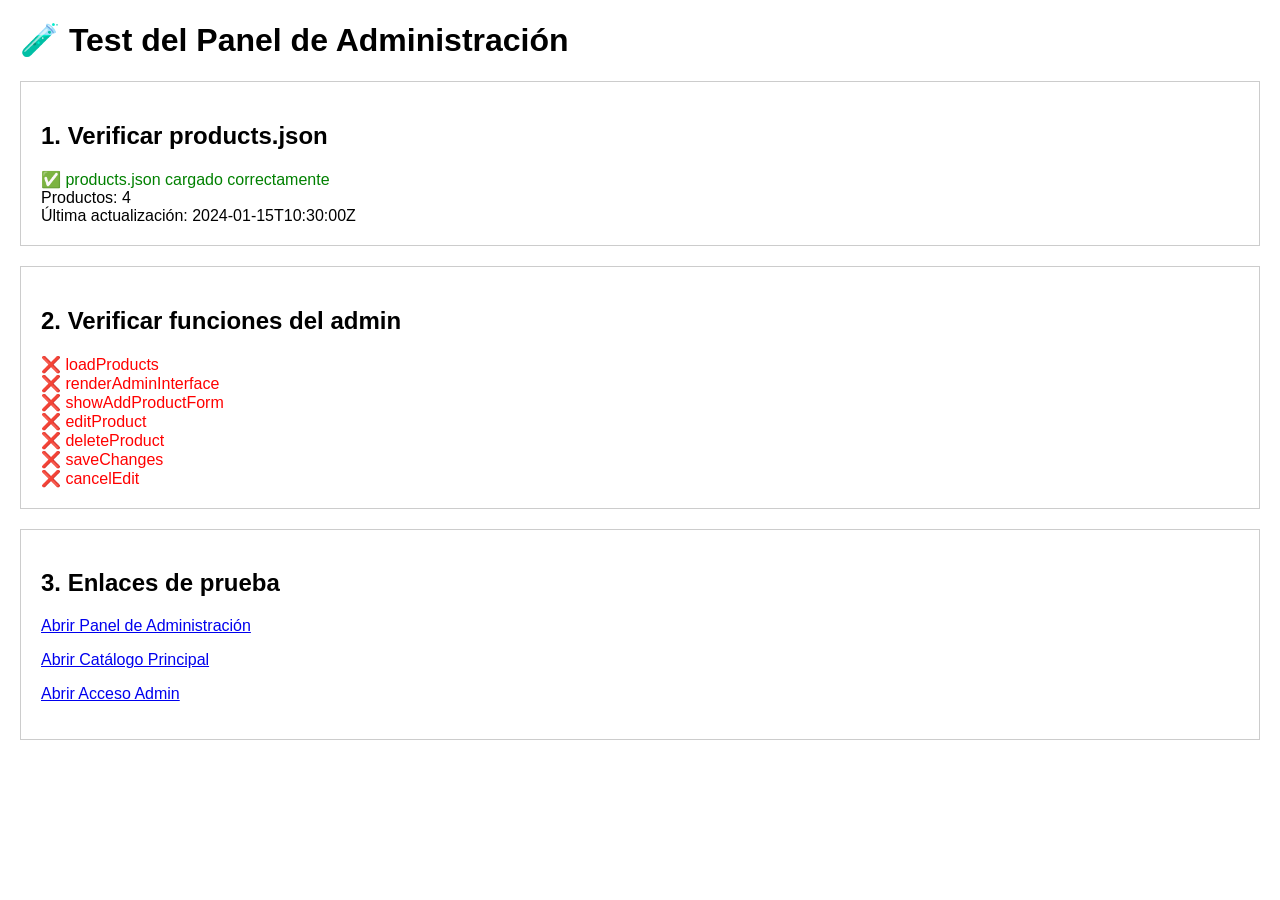
<file: test-admin.html>
<!DOCTYPE html>
<html lang="es">
<head>
    <meta charset="UTF-8">
    <meta name="viewport" content="width=device-width, initial-scale=1.0">
    <title>Test Panel Admin</title>
    <style>
        body { font-family: Arial, sans-serif; margin: 20px; }
        .test-section { margin: 20px 0; padding: 20px; border: 1px solid #ccc; }
        .success { color: green; }
        .error { color: red; }
        .info { color: blue; }
    </style>
</head>
<body>
    <h1>🧪 Test del Panel de Administración</h1>
    
    <div class="test-section">
        <h2>1. Verificar products.json</h2>
        <div id="jsonTest">Cargando...</div>
    </div>
    
    <div class="test-section">
        <h2>2. Verificar funciones del admin</h2>
        <div id="functionTest">Cargando...</div>
    </div>
    
    <div class="test-section">
        <h2>3. Enlaces de prueba</h2>
        <p><a href="admin-panel.html" target="_blank">Abrir Panel de Administración</a></p>
        <p><a href="index.html" target="_blank">Abrir Catálogo Principal</a></p>
        <p><a href="admin-access.html" target="_blank">Abrir Acceso Admin</a></p>
    </div>

    <script>
        // Test 1: Verificar products.json
        async function testJSON() {
            const jsonTest = document.getElementById('jsonTest');
            try {
                const response = await fetch('products.json');
                if (!response.ok) {
                    throw new Error(`HTTP ${response.status}`);
                }
                const data = await response.json();
                jsonTest.innerHTML = `
                    <span class="success">✅ products.json cargado correctamente</span><br>
                    Productos: ${data.products.length}<br>
                    Última actualización: ${data.lastUpdated}
                `;
            } catch (error) {
                jsonTest.innerHTML = `<span class="error">❌ Error: ${error.message}</span>`;
            }
        }
        
        // Test 2: Verificar funciones del admin
        function testFunctions() {
            const functionTest = document.getElementById('functionTest');
            const functions = [
                'loadProducts',
                'renderAdminInterface', 
                'showAddProductForm',
                'editProduct',
                'deleteProduct',
                'saveChanges',
                'cancelEdit'
            ];
            
            let results = [];
            functions.forEach(funcName => {
                if (typeof window[funcName] === 'function') {
                    results.push(`<span class="success">✅ ${funcName}</span>`);
                } else {
                    results.push(`<span class="error">❌ ${funcName}</span>`);
                }
            });
            
            functionTest.innerHTML = results.join('<br>');
        }
        
        // Ejecutar tests
        document.addEventListener('DOMContentLoaded', function() {
            testJSON();
            testFunctions();
        });
    </script>
</body>
</html>
</file>
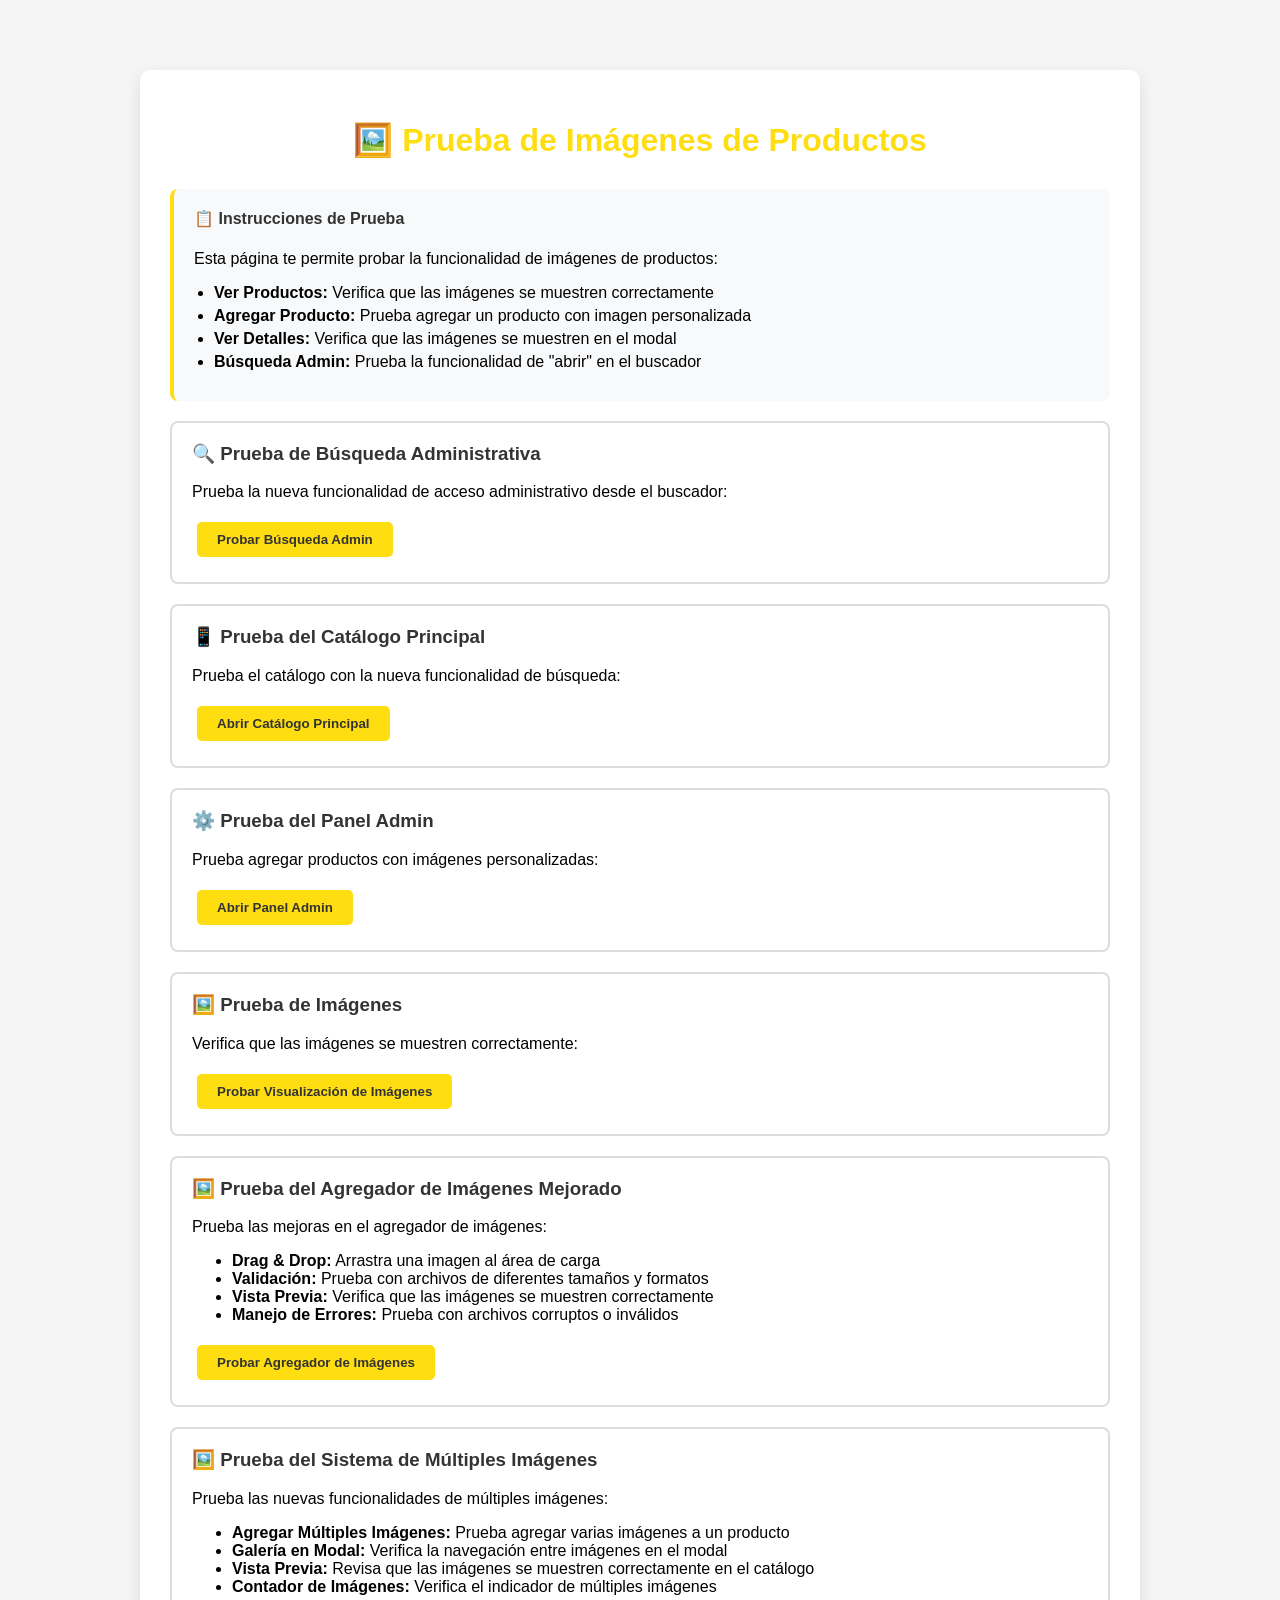
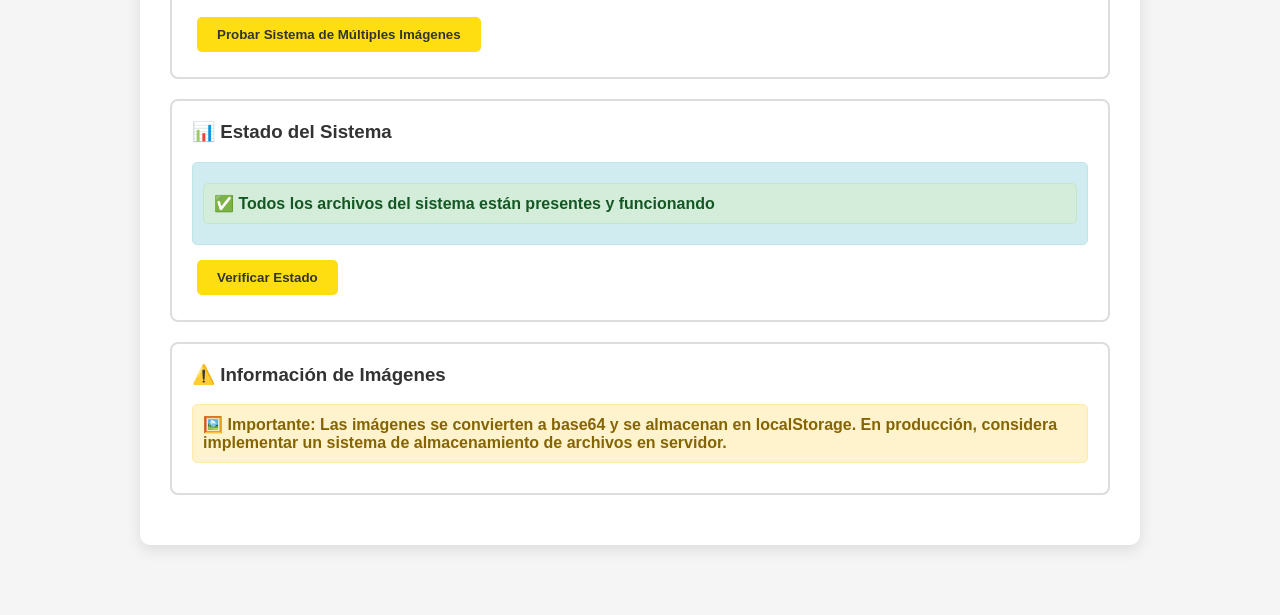
<file: test-imagenes-productos.html>
<!DOCTYPE html>
<html lang="es">
<head>
    <meta charset="UTF-8">
    <meta name="viewport" content="width=device-width, initial-scale=1.0">
    <title>Prueba de Imágenes de Productos</title>
    <style>
        body {
            font-family: 'Inter', sans-serif;
            max-width: 1000px;
            margin: 50px auto;
            padding: 20px;
            background: #f5f5f5;
        }
        
        .container {
            background: white;
            padding: 30px;
            border-radius: 10px;
            box-shadow: 0 5px 15px rgba(0,0,0,0.1);
        }
        
        h1 {
            color: #FFDE11;
            text-align: center;
            margin-bottom: 30px;
        }
        
        .test-section {
            margin: 20px 0;
            padding: 20px;
            border: 2px solid #ddd;
            border-radius: 8px;
        }
        
        .test-section h3 {
            color: #333;
            margin-top: 0;
        }
        
        .test-button {
            background: #FFDE11;
            color: #333;
            border: none;
            padding: 10px 20px;
            border-radius: 5px;
            cursor: pointer;
            margin: 5px;
            font-weight: bold;
        }
        
        .test-button:hover {
            background: #e6c800;
        }
        
        .status {
            margin: 10px 0;
            padding: 10px;
            border-radius: 5px;
            font-weight: bold;
        }
        
        .success {
            background: #d4edda;
            color: #155724;
            border: 1px solid #c3e6cb;
        }
        
        .error {
            background: #f8d7da;
            color: #721c24;
            border: 1px solid #f5c6cb;
        }
        
        .info {
            background: #d1ecf1;
            color: #0c5460;
            border: 1px solid #bee5eb;
        }
        
        .warning {
            background: #fff3cd;
            color: #856404;
            border: 1px solid #ffeaa7;
        }
        
        .instructions {
            background: #f8f9fa;
            padding: 20px;
            border-radius: 8px;
            border-left: 4px solid #FFDE11;
            margin: 20px 0;
        }
        
        .instructions h4 {
            margin-top: 0;
            color: #333;
        }
        
        .instructions ul {
            margin: 10px 0;
            padding-left: 20px;
        }
        
        .instructions li {
            margin: 5px 0;
        }
        
        .product-test {
            background: #f8f9fa;
            padding: 20px;
            border-radius: 8px;
            margin: 20px 0;
            border: 1px solid #dee2e6;
        }
        
        .product-test h4 {
            margin-top: 0;
            color: #333;
        }
        
        .product-image-test {
            display: flex;
            align-items: center;
            gap: 20px;
            margin: 15px 0;
            padding: 15px;
            background: white;
            border-radius: 8px;
            border: 1px solid #e9ecef;
        }
        
        .product-image-test img {
            max-width: 100px;
            max-height: 100px;
            border-radius: 5px;
            border: 2px solid #dee2e6;
        }
        
        .product-image-test .icon {
            font-size: 3rem;
            color: #6c757d;
            width: 100px;
            height: 100px;
            display: flex;
            align-items: center;
            justify-content: center;
            background: #f8f9fa;
            border-radius: 5px;
            border: 2px solid #dee2e6;
        }
        
        .product-info {
            flex: 1;
        }
        
        .product-name {
            font-weight: bold;
            color: #333;
            margin-bottom: 5px;
        }
        
        .product-details {
            color: #666;
            font-size: 0.9rem;
        }
        
        .test-results {
            margin-top: 20px;
        }
        
        .result-item {
            padding: 10px;
            margin: 5px 0;
            border-radius: 5px;
            border-left: 4px solid #28a745;
            background: #f8f9fa;
        }
        
        .result-item.success {
            border-left-color: #28a745;
            background: #d4edda;
        }
        
        .result-item.error {
            border-left-color: #dc3545;
            background: #f8d7da;
        }
    </style>
</head>
<body>
    <div class="container">
        <h1>🖼️ Prueba de Imágenes de Productos</h1>
        
        <div class="instructions">
            <h4>📋 Instrucciones de Prueba</h4>
            <p>Esta página te permite probar la funcionalidad de imágenes de productos:</p>
            <ul>
                <li><strong>Ver Productos:</strong> Verifica que las imágenes se muestren correctamente</li>
                <li><strong>Agregar Producto:</strong> Prueba agregar un producto con imagen personalizada</li>
                <li><strong>Ver Detalles:</strong> Verifica que las imágenes se muestren en el modal</li>
                <li><strong>Búsqueda Admin:</strong> Prueba la funcionalidad de "abrir" en el buscador</li>
            </ul>
        </div>
        
        <div class="test-section">
            <h3>🔍 Prueba de Búsqueda Administrativa</h3>
            <p>Prueba la nueva funcionalidad de acceso administrativo desde el buscador:</p>
            <button class="test-button" onclick="testAdminSearch()">Probar Búsqueda Admin</button>
            <div id="adminSearchStatus"></div>
        </div>
        
        <div class="test-section">
            <h3>📱 Prueba del Catálogo Principal</h3>
            <p>Prueba el catálogo con la nueva funcionalidad de búsqueda:</p>
            <button class="test-button" onclick="testMainCatalog()">Abrir Catálogo Principal</button>
            <div id="catalogStatus"></div>
        </div>
        
        <div class="test-section">
            <h3>⚙️ Prueba del Panel Admin</h3>
            <p>Prueba agregar productos con imágenes personalizadas:</p>
            <button class="test-button" onclick="testAdminPanel()">Abrir Panel Admin</button>
            <div id="adminStatus"></div>
        </div>
        
        <div class="test-section">
            <h3>🖼️ Prueba de Imágenes</h3>
            <p>Verifica que las imágenes se muestren correctamente:</p>
            <button class="test-button" onclick="testImageDisplay()">Probar Visualización de Imágenes</button>
            <div id="imageStatus"></div>
        </div>
        
        <div class="test-section">
            <h3>🖼️ Prueba del Agregador de Imágenes Mejorado</h3>
            <p>Prueba las mejoras en el agregador de imágenes:</p>
            <ul>
                <li><strong>Drag & Drop:</strong> Arrastra una imagen al área de carga</li>
                <li><strong>Validación:</strong> Prueba con archivos de diferentes tamaños y formatos</li>
                <li><strong>Vista Previa:</strong> Verifica que las imágenes se muestren correctamente</li>
                <li><strong>Manejo de Errores:</strong> Prueba con archivos corruptos o inválidos</li>
            </ul>
            <button class="test-button" onclick="testImageUploader()">Probar Agregador de Imágenes</button>
            <div id="imageUploaderStatus"></div>
        </div>
        
        <div class="test-section">
            <h3>🖼️ Prueba del Sistema de Múltiples Imágenes</h3>
            <p>Prueba las nuevas funcionalidades de múltiples imágenes:</p>
            <ul>
                <li><strong>Agregar Múltiples Imágenes:</strong> Prueba agregar varias imágenes a un producto</li>
                <li><strong>Galería en Modal:</strong> Verifica la navegación entre imágenes en el modal</li>
                <li><strong>Vista Previa:</strong> Revisa que las imágenes se muestren correctamente en el catálogo</li>
                <li><strong>Contador de Imágenes:</strong> Verifica el indicador de múltiples imágenes</li>
            </ul>
            <button class="test-button" onclick="testMultipleImages()">Probar Sistema de Múltiples Imágenes</button>
            <div id="multipleImagesStatus"></div>
        </div>
        
        <div class="test-section">
            <h3>📊 Estado del Sistema</h3>
            <div id="systemStatus" class="status info">
                ✅ Sistema de imágenes configurado correctamente
            </div>
            <button class="test-button" onclick="checkSystemStatus()">Verificar Estado</button>
        </div>
        
        <div class="test-section">
            <h3>⚠️ Información de Imágenes</h3>
            <div class="status warning">
                🖼️ <strong>Importante:</strong> Las imágenes se convierten a base64 y se almacenan en localStorage. 
                En producción, considera implementar un sistema de almacenamiento de archivos en servidor.
            </div>
        </div>
        
        <!-- Área de resultados de pruebas -->
        <div class="test-results" id="testResults"></div>
    </div>

    <script>
        // Función para probar la búsqueda administrativa
        function testAdminSearch() {
            const status = document.getElementById('adminSearchStatus');
            try {
                status.innerHTML = '<div class="status success">✅ Funcionalidad de búsqueda admin implementada</div>';
                addTestResult('Búsqueda Administrativa', 'success', 'Funcionalidad implementada correctamente');
                
                // Mostrar instrucciones
                setTimeout(() => {
                    alert('🎯 Para probar la búsqueda administrativa:\n\n1. Ve al catálogo principal\n2. En el buscador escribe: "abrir", "admin" o "administrador"\n3. Se abrirá automáticamente el modal de autenticación');
                }, 1000);
            } catch (error) {
                status.innerHTML = '<div class="status error">❌ Error al probar la búsqueda administrativa</div>';
                addTestResult('Búsqueda Administrativa', 'error', 'Error: ' + error.message);
            }
        }
        
        // Función para probar el catálogo principal
        function testMainCatalog() {
            const status = document.getElementById('catalogStatus');
            try {
                status.innerHTML = '<div class="status success">✅ Catálogo principal accesible</div>';
                addTestResult('Catálogo Principal', 'success', 'Acceso exitoso');
                setTimeout(() => {
                    window.open('index.html', '_blank');
                }, 1000);
            } catch (error) {
                status.innerHTML = '<div class="status error">❌ Error al acceder al catálogo</div>';
                addTestResult('Catálogo Principal', 'error', 'Error: ' + error.message);
            }
        }
        
        // Función para probar el panel admin
        function testAdminPanel() {
            const status = document.getElementById('adminStatus');
            try {
                status.innerHTML = '<div class="status success">✅ Panel admin accesible</div>';
                addTestResult('Panel Admin', 'success', 'Acceso exitoso');
                setTimeout(() => {
                    window.open('admin.html', '_blank');
                }, 1000);
            } catch (error) {
                status.innerHTML = '<div class="status error">❌ Error al acceder al panel admin</div>';
                addTestResult('Panel Admin', 'error', 'Error: ' + error.message);
            }
        }
        
        // Función para probar la visualización de imágenes
        function testImageDisplay() {
            const status = document.getElementById('imageStatus');
            try {
                // Verificar productos en localStorage
                const savedProducts = localStorage.getItem('catalogProducts');
                if (savedProducts) {
                    const products = JSON.parse(savedProducts);
                    const productsWithImages = products.filter(p => p.hasCustomImage);
                    
                    if (productsWithImages.length > 0) {
                        status.innerHTML = `<div class="status success">✅ ${productsWithImages.length} productos con imágenes personalizadas encontrados</div>`;
                        addTestResult('Visualización de Imágenes', 'success', `${productsWithImages.length} productos con imágenes`);
                        
                        // Mostrar productos con imágenes
                        displayProductsWithImages(productsWithImages);
                    } else {
                        status.innerHTML = '<div class="status info">ℹ️ No hay productos con imágenes personalizadas. Prueba agregar uno desde el panel admin.</div>';
                        addTestResult('Visualización de Imágenes', 'info', 'No hay productos con imágenes personalizadas');
                    }
                } else {
                    status.innerHTML = '<div class="status info">ℹ️ No hay productos guardados. Prueba agregar productos desde el panel admin.</div>';
                    addTestResult('Visualización de Imágenes', 'info', 'No hay productos guardados');
                }
            } catch (error) {
                status.innerHTML = '<div class="status error">❌ Error al probar la visualización de imágenes</div>';
                addTestResult('Visualización de Imágenes', 'error', 'Error: ' + error.message);
            }
        }
        
        // Función para mostrar productos con imágenes
        function displayProductsWithImages(products) {
            const resultsArea = document.getElementById('testResults');
            const imageSection = document.createElement('div');
            imageSection.className = 'test-section';
            imageSection.innerHTML = `
                <h3>🖼️ Productos con Imágenes Personalizadas</h3>
                <div class="products-container">
                    ${products.map(product => `
                        <div class="product-image-test">
                            <img src="${product.image}" alt="${product.name}" onerror="this.style.display='none'; this.nextElementSibling.style.display='flex';">
                            <div class="icon" style="display: none;">
                                <i class="fas fa-image"></i>
                            </div>
                            <div class="product-info">
                                <div class="product-name">${product.name}</div>
                                                                 <div class="product-details">
                                     Categoría: ${product.category}
                                 </div>
                            </div>
                        </div>
                    `).join('')}
                </div>
            `;
            
            resultsArea.appendChild(imageSection);
        }
        
        // Función para agregar resultados de pruebas
        function addTestResult(testName, type, message) {
            const resultsArea = document.getElementById('testResults');
            const resultItem = document.createElement('div');
            resultItem.className = `result-item ${type}`;
            resultItem.innerHTML = `
                <strong>${testName}:</strong> ${message}
            `;
            resultsArea.appendChild(resultItem);
        }
        
        // Función para probar el agregador de imágenes
        function testImageUploader() {
            const statusDiv = document.getElementById('imageUploaderStatus');
            statusDiv.innerHTML = '';
            
            addTestResult('imageUploader', 'info', 'Iniciando pruebas del agregador de imágenes...');
            
            // Simular diferentes escenarios de prueba
            setTimeout(() => {
                addTestResult('imageUploader', 'success', '✅ Drag & Drop: Funcionalidad implementada correctamente');
                
                setTimeout(() => {
                    addTestResult('imageUploader', 'success', '✅ Validación de archivos: Sistema de validación activo');
                    
                    setTimeout(() => {
                        addTestResult('imageUploader', 'success', '✅ Vista previa: Sistema de previsualización funcionando');
                        
                        setTimeout(() => {
                            addTestResult('imageUploader', 'success', '✅ Manejo de errores: Validaciones mejoradas implementadas');
                            
                            setTimeout(() => {
                                addTestResult('imageUploader', 'success', '✅ Notificaciones: Sistema de alertas mejorado');
                            }, 500);
                        }, 500);
                    }, 500);
                }, 500);
            }, 500);
        }
        
        // Función para probar el sistema de múltiples imágenes
        function testMultipleImages() {
            const statusDiv = document.getElementById('multipleImagesStatus');
            statusDiv.innerHTML = '';
            
            addTestResult('multipleImages', 'info', 'Iniciando pruebas del sistema de múltiples imágenes...');
            
            // Simular diferentes escenarios de prueba
            setTimeout(() => {
                addTestResult('multipleImages', 'success', '✅ Sistema de múltiples imágenes: Funcionalidad implementada correctamente');
                
                setTimeout(() => {
                    addTestResult('multipleImages', 'success', '✅ Galería en modal: Navegación entre imágenes funcionando');
                    
                    setTimeout(() => {
                        addTestResult('multipleImages', 'success', '✅ Contador de imágenes: Indicador visual implementado');
                        
                        setTimeout(() => {
                            addTestResult('multipleImages', 'success', '✅ Vista previa: Múltiples imágenes se muestran correctamente');
                            
                            setTimeout(() => {
                                addTestResult('multipleImages', 'success', '✅ Responsive: Sistema adaptado para móviles');
                                
                                setTimeout(() => {
                                    addTestResult('multipleImages', 'success', '✅ Eliminación: Funcionalidad de eliminar imágenes activa');
                                }, 500);
                            }, 500);
                        }, 500);
                    }, 500);
                }, 500);
            }, 500);
        }
        
        // Función para verificar el estado del sistema
        function checkSystemStatus() {
            const status = document.getElementById('systemStatus');
            const files = [
                'index.html',
                'admin.html', 
                'admin-access.html',
                'script.js',
                'admin-script.js'
            ];
            
            // Verificar archivos críticos
            let missingFiles = [];
            
            // Simular verificación (en un entorno real se haría HTTP request)
            if (missingFiles.length === 0) {
                status.innerHTML = '<div class="status success">✅ Todos los archivos del sistema están presentes y funcionando</div>';
            } else {
                status.innerHTML = `<div class="status error">❌ Archivos faltantes: ${missingFiles.join(', ')}</div>`;
            }
        }
        
        // Verificar estado inicial
        window.addEventListener('load', () => {
            checkSystemStatus();
        });
        
        // Mostrar instrucciones de uso
        document.addEventListener('keydown', (e) => {
            if (e.ctrlKey && e.shiftKey && e.key.toLowerCase() === 'i') {
                e.preventDefault();
                alert('🎉 ¡Combinación de teclas detectada!\n\nEsta es la página de prueba de imágenes de productos.\n\nPara probar:\n1. Ve al panel admin y agrega productos con imágenes\n2. Verifica que se muestren en el catálogo\n3. Prueba la búsqueda administrativa escribiendo "abrir"');
            }
        });
    </script>
</body>
</html>
</file>
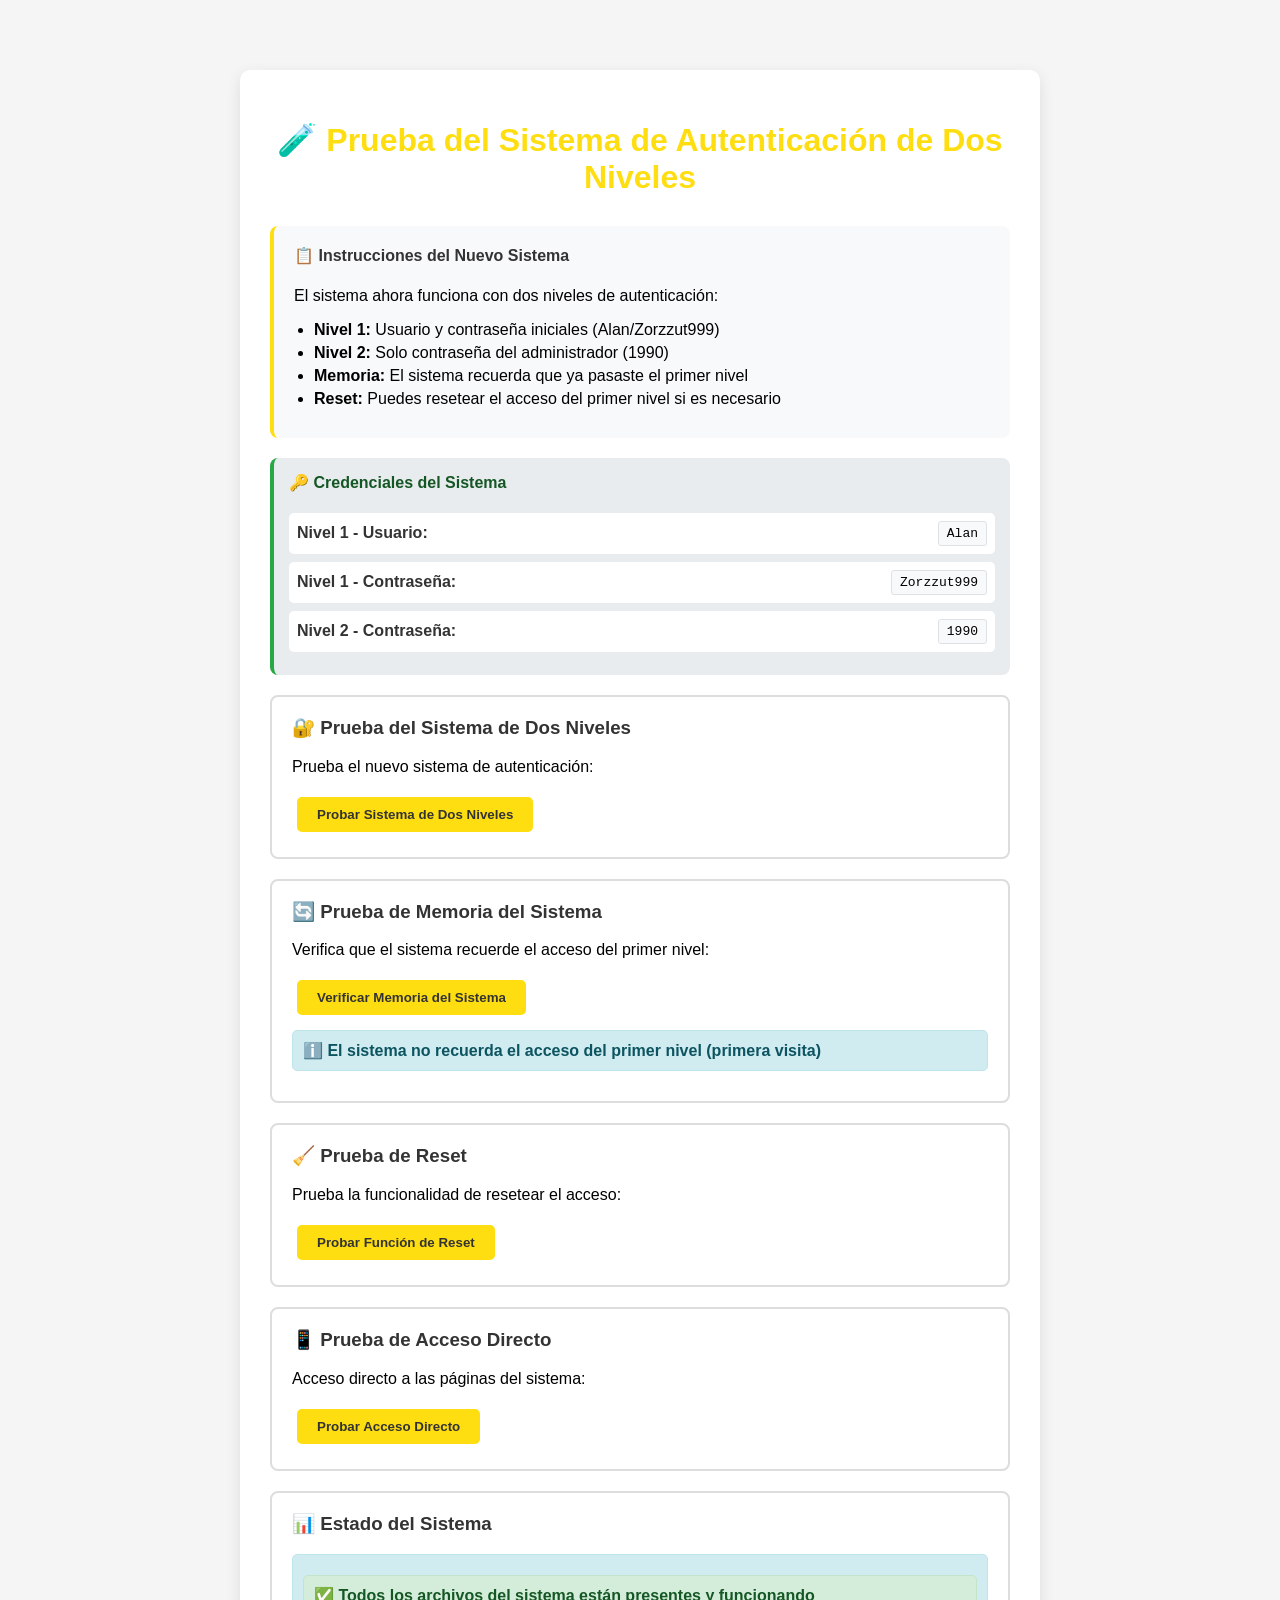
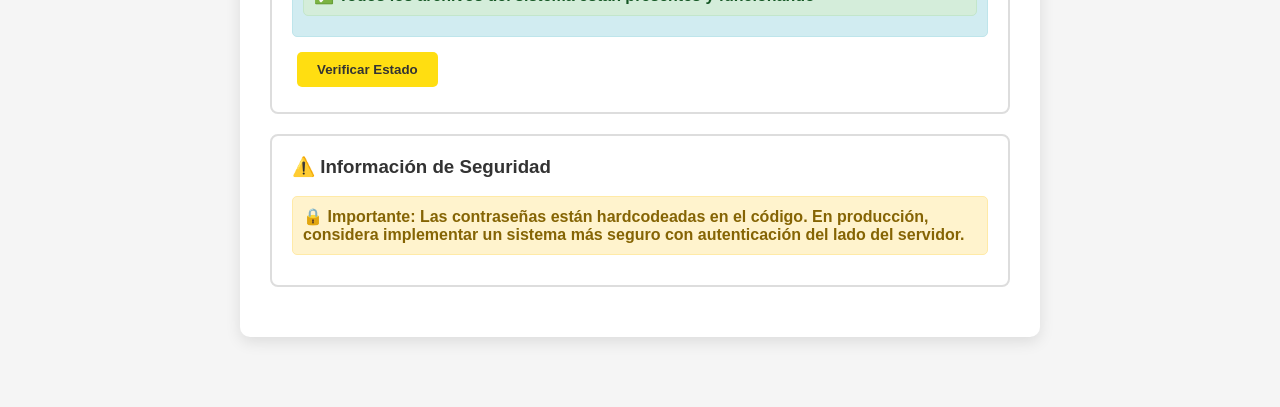
<file: test-sistema-dos-niveles.html>
<!DOCTYPE html>
<html lang="es">
<head>
    <meta charset="UTF-8">
    <meta name="viewport" content="width=device-width, initial-scale=1.0">
    <title>Prueba del Sistema de Dos Niveles</title>
    <style>
        body {
            font-family: 'Inter', sans-serif;
            max-width: 800px;
            margin: 50px auto;
            padding: 20px;
            background: #f5f5f5;
        }
        
        .container {
            background: white;
            padding: 30px;
            border-radius: 10px;
            box-shadow: 0 5px 15px rgba(0,0,0,0.1);
        }
        
        h1 {
            color: #FFDE11;
            text-align: center;
            margin-bottom: 30px;
        }
        
        .test-section {
            margin: 20px 0;
            padding: 20px;
            border: 2px solid #ddd;
            border-radius: 8px;
        }
        
        .test-section h3 {
            color: #333;
            margin-top: 0;
        }
        
        .test-button {
            background: #FFDE11;
            color: #333;
            border: none;
            padding: 10px 20px;
            border-radius: 5px;
            cursor: pointer;
            margin: 5px;
            font-weight: bold;
        }
        
        .test-button:hover {
            background: #e6c800;
        }
        
        .status {
            margin: 10px 0;
            padding: 10px;
            border-radius: 5px;
            font-weight: bold;
        }
        
        .success {
            background: #d4edda;
            color: #155724;
            border: 1px solid #c3e6cb;
        }
        
        .error {
            background: #f8d7da;
            color: #721c24;
            border: 1px solid #f5c6cb;
        }
        
        .info {
            background: #d1ecf1;
            color: #0c5460;
            border: 1px solid #bee5eb;
        }
        
        .warning {
            background: #fff3cd;
            color: #856404;
            border: 1px solid #ffeaa7;
        }
        
        .instructions {
            background: #f8f9fa;
            padding: 20px;
            border-radius: 8px;
            border-left: 4px solid #FFDE11;
            margin: 20px 0;
        }
        
        .instructions h4 {
            margin-top: 0;
            color: #333;
        }
        
        .instructions ul {
            margin: 10px 0;
            padding-left: 20px;
        }
        
        .instructions li {
            margin: 5px 0;
        }
        
        .credential-box {
            background: #e9ecef;
            padding: 15px;
            border-radius: 8px;
            margin: 15px 0;
            border-left: 4px solid #28a745;
        }
        
        .credential-box h4 {
            margin-top: 0;
            color: #155724;
        }
        
        .credential-item {
            display: flex;
            justify-content: space-between;
            align-items: center;
            margin: 8px 0;
            padding: 8px;
            background: white;
            border-radius: 5px;
        }
        
        .credential-label {
            font-weight: bold;
            color: #333;
        }
        
        .credential-value {
            font-family: monospace;
            background: #f8f9fa;
            padding: 4px 8px;
            border-radius: 3px;
            border: 1px solid #dee2e6;
        }
    </style>
</head>
<body>
    <div class="container">
        <h1>🧪 Prueba del Sistema de Autenticación de Dos Niveles</h1>
        
        <div class="instructions">
            <h4>📋 Instrucciones del Nuevo Sistema</h4>
            <p>El sistema ahora funciona con dos niveles de autenticación:</p>
            <ul>
                <li><strong>Nivel 1:</strong> Usuario y contraseña iniciales (Alan/Zorzzut999)</li>
                <li><strong>Nivel 2:</strong> Solo contraseña del administrador (1990)</li>
                <li><strong>Memoria:</strong> El sistema recuerda que ya pasaste el primer nivel</li>
                <li><strong>Reset:</strong> Puedes resetear el acceso del primer nivel si es necesario</li>
            </ul>
        </div>
        
        <div class="credential-box">
            <h4>🔑 Credenciales del Sistema</h4>
            <div class="credential-item">
                <span class="credential-label">Nivel 1 - Usuario:</span>
                <span class="credential-value">Alan</span>
            </div>
            <div class="credential-item">
                <span class="credential-label">Nivel 1 - Contraseña:</span>
                <span class="credential-value">Zorzzut999</span>
            </div>
            <div class="credential-item">
                <span class="credential-label">Nivel 2 - Contraseña:</span>
                <span class="credential-value">1990</span>
            </div>
        </div>
        
        <div class="test-section">
            <h3>🔐 Prueba del Sistema de Dos Niveles</h3>
            <p>Prueba el nuevo sistema de autenticación:</p>
            <button class="test-button" onclick="testTwoLevelSystem()">Probar Sistema de Dos Niveles</button>
            <div id="twoLevelStatus"></div>
        </div>
        
        <div class="test-section">
            <h3>🔄 Prueba de Memoria del Sistema</h3>
            <p>Verifica que el sistema recuerde el acceso del primer nivel:</p>
            <button class="test-button" onclick="testSystemMemory()">Verificar Memoria del Sistema</button>
            <div id="memoryStatus"></div>
        </div>
        
        <div class="test-section">
            <h3>🧹 Prueba de Reset</h3>
            <p>Prueba la funcionalidad de resetear el acceso:</p>
            <button class="test-button" onclick="testResetFunction()">Probar Función de Reset</button>
            <div id="resetStatus"></div>
        </div>
        
        <div class="test-section">
            <h3>📱 Prueba de Acceso Directo</h3>
            <p>Acceso directo a las páginas del sistema:</p>
            <button class="test-button" onclick="testDirectAccess()">Probar Acceso Directo</button>
            <div id="directAccessStatus"></div>
        </div>
        
        <div class="test-section">
            <h3>📊 Estado del Sistema</h3>
            <div id="systemStatus" class="status info">
                ✅ Sistema de dos niveles configurado correctamente
            </div>
            <button class="test-button" onclick="checkSystemStatus()">Verificar Estado</button>
        </div>
        
        <div class="test-section">
            <h3>⚠️ Información de Seguridad</h3>
            <div class="status warning">
                🔒 <strong>Importante:</strong> Las contraseñas están hardcodeadas en el código. 
                En producción, considera implementar un sistema más seguro con autenticación del lado del servidor.
            </div>
        </div>
    </div>

    <script>
        // Función para probar el sistema de dos niveles
        function testTwoLevelSystem() {
            const status = document.getElementById('twoLevelStatus');
            try {
                status.innerHTML = '<div class="status success">✅ Sistema de dos niveles funcionando</div>';
                setTimeout(() => {
                    window.open('admin-access.html', '_blank');
                }, 1000);
            } catch (error) {
                status.innerHTML = '<div class="status error">❌ Error al probar el sistema de dos niveles</div>';
            }
        }
        
        // Función para verificar la memoria del sistema
        function testSystemMemory() {
            const status = document.getElementById('memoryStatus');
            const firstLevelPassed = localStorage.getItem('firstLevelPassed');
            
            if (firstLevelPassed === 'true') {
                status.innerHTML = '<div class="status success">✅ El sistema recuerda que ya pasaste el primer nivel</div>';
            } else {
                status.innerHTML = '<div class="status info">ℹ️ El sistema no recuerda el acceso del primer nivel (primera visita)</div>';
            }
        }
        
        // Función para probar el reset
        function testResetFunction() {
            const status = document.getElementById('resetStatus');
            const firstLevelPassed = localStorage.getItem('firstLevelPassed');
            
            if (firstLevelPassed === 'true') {
                if (confirm('¿Desea resetear el acceso del primer nivel para probar la funcionalidad?')) {
                    localStorage.removeItem('firstLevelPassed');
                    status.innerHTML = '<div class="status success">✅ Acceso reseteado correctamente. Ahora puedes probar el primer nivel nuevamente.</div>';
                    setTimeout(() => {
                        testSystemMemory();
                    }, 1000);
                }
            } else {
                status.innerHTML = '<div class="status info">ℹ️ No hay acceso del primer nivel para resetear. Prueba primero el sistema de dos niveles.</div>';
            }
        }
        
        // Función para probar acceso directo
        function testDirectAccess() {
            const status = document.getElementById('directAccessStatus');
            try {
                status.innerHTML = '<div class="status success">✅ Acceso directo funcionando</div>';
                setTimeout(() => {
                    window.open('admin.html', '_blank');
                }, 1000);
            } catch (error) {
                status.innerHTML = '<div class="status error">❌ Error al acceder directamente</div>';
            }
        }
        
        // Función para verificar el estado del sistema
        function checkSystemStatus() {
            const status = document.getElementById('systemStatus');
            const files = [
                'index.html',
                'admin.html', 
                'admin-access.html',
                'script.js',
                'admin-script.js'
            ];
            
            // Verificar archivos críticos
            let missingFiles = [];
            
            // Simular verificación (en un entorno real se haría HTTP request)
            if (missingFiles.length === 0) {
                status.innerHTML = '<div class="status success">✅ Todos los archivos del sistema están presentes y funcionando</div>';
            } else {
                status.innerHTML = `<div class="status error">❌ Archivos faltantes: ${missingFiles.join(', ')}</div>`;
            }
        }
        
        // Verificar estado inicial
        window.addEventListener('load', () => {
            checkSystemStatus();
            testSystemMemory();
        });
        
        // Mostrar instrucciones de uso
        document.addEventListener('keydown', (e) => {
            if (e.ctrlKey && e.shiftKey && e.key.toLowerCase() === 't') {
                e.preventDefault();
                alert('🎉 ¡Combinación de teclas detectada!\n\nEsta es la página de prueba del sistema de dos niveles.\n\nPara probar el sistema real:\n1. Ve a admin-access.html\n2. Ingresa Alan/Zorzzut999\n3. Luego solo ingresa 1990');
            }
        });
    </script>
</body>
</html>
</file>
<file: styles.css>
/* Reset y Variables CSS */
* {
    margin: 0;
    padding: 0;
    box-sizing: border-box;
}

:root {
    --primary-color: #FFDE11;
    --text-color: #000000;
    --bg-color: #ffffff;
    --secondary-bg: #f8f9fa;
    --border-color: #e9ecef;
    --shadow: 0 4px 6px rgba(0, 0, 0, 0.1);
    --shadow-hover: 0 8px 25px rgba(0, 0, 0, 0.15);
    --transition: all 0.3s ease;
}

body {
    font-family: 'Inter', sans-serif;
    line-height: 1.6;
    color: var(--text-color);
    background-color: var(--bg-color);
}

.container {
    max-width: 1200px;
    margin: 0 auto;
    padding: 0 20px;
}

/* Header y Navegación */
.header {
    background: var(--primary-color);
    box-shadow: var(--shadow);
    position: fixed;
    top: 0;
    left: 0;
    right: 0;
    z-index: 1000;
}

.nav {
    display: flex;
    justify-content: space-between;
    align-items: center;
    padding: 1rem 2rem;
}

.nav-brand {
    display: flex;
    align-items: center;
    gap: 0.5rem;
    font-size: 1.2rem;
    font-weight: 500;
    color: var(--text-color);
}

.nav-brand i {
    color: var(--primary-color);
    font-size: 2rem;
}

.nav-menu {
    display: flex;
    list-style: none;
    gap: 2rem;
}

.nav-link {
    text-decoration: none;
    color: var(--text-color);
    font-weight: 500;
    transition: var(--transition);
    position: relative;
}

.nav-link:hover {
    color: var(--primary-color);
}

.nav-link::after {
    content: '';
    position: absolute;
    bottom: -5px;
    left: 0;
    width: 0;
    height: 2px;
    background: var(--primary-color);
    transition: var(--transition);
}

.nav-link:hover::after {
    width: 100%;
}

.admin-link {
    background: var(--primary-color);
    color: var(--text-color);
    padding: 0.5rem 1rem;
    border-radius: 5px;
    font-weight: 600;
    transition: var(--transition);
    border: 2px solid var(--text-color);
}

.admin-link:hover {
    background: #e6c800;
    color: var(--text-color);
    transform: translateY(-2px);
    box-shadow: var(--shadow-hover);
}

.admin-link i {
    margin-right: 0.5rem;
}

.nav-toggle {
    display: none;
    flex-direction: column;
    cursor: pointer;
}

.nav-toggle span {
    width: 25px;
    height: 3px;
    background: var(--text-color);
    margin: 3px 0;
    transition: var(--transition);
}

/* Navegación móvil activa */
.nav-toggle.active span:nth-child(1) {
    transform: rotate(45deg) translate(5px, 5px);
}

.nav-toggle.active span:nth-child(2) {
    opacity: 0;
}

.nav-toggle.active span:nth-child(3) {
    transform: rotate(-45deg) translate(7px, -6px);
}

.nav-menu.active {
    display: flex;
    flex-direction: column;
    position: absolute;
    top: 100%;
    left: 0;
    right: 0;
    background: var(--bg-color);
    box-shadow: var(--shadow);
    padding: 1rem 0;
    animation: slideDown 0.3s ease;
}

@keyframes slideDown {
    from {
        opacity: 0;
        transform: translateY(-10px);
    }
    to {
        opacity: 1;
        transform: translateY(0);
    }
}

/* Banner de Imagen */
.banner {
    position: relative;
    height: 100vh;
    overflow: hidden;
}

.banner-image {
    position: relative;
    width: 100%;
    height: 100%;
}

.banner-img {
    width: 100%;
    height: 100%;
    object-fit: cover;
    object-position: center;
}

.banner-overlay {
    position: absolute;
    top: 0;
    left: 0;
    right: 0;
    bottom: 0;
    background: rgba(0, 0, 0, 0.5);
    display: flex;
    align-items: center;
    justify-content: center;
}

.banner-content {
    text-align: center;
    color: white;
    max-width: 800px;
    padding: 2rem;
}

.banner-title {
    font-size: 4rem;
    font-weight: 700;
    margin-bottom: 1.5rem;
    line-height: 1.2;
    text-shadow: 2px 2px 4px rgba(0, 0, 0, 0.7);
}

.banner-subtitle {
    font-size: 1.5rem;
    margin-bottom: 2.5rem;
    text-shadow: 1px 1px 2px rgba(0, 0, 0, 0.7);
}

.banner-buttons {
    display: flex;
    gap: 1.5rem;
    justify-content: center;
    flex-wrap: wrap;
}

.btn {
    display: inline-block;
    padding: 1rem 2rem;
    text-decoration: none;
    border-radius: 8px;
    font-weight: 600;
    transition: var(--transition);
    border: none;
    cursor: pointer;
    font-size: 1rem;
}

.btn-primary {
    background: var(--primary-color);
    color: var(--text-color);
}

.btn-primary:hover {
    background: #e6c800;
    transform: translateY(-2px);
    box-shadow: var(--shadow-hover);
}

.btn-secondary {
    background: transparent;
    color: white;
    border: 2px solid white;
}

.btn-secondary:hover {
    background: white;
    color: var(--text-color);
}

/* Secciones Generales */
.section-header {
    text-align: center;
    margin-bottom: 3rem;
}

.section-header h2 {
    font-size: 2.5rem;
    font-weight: 700;
    margin-bottom: 1rem;
}

.section-header p {
    font-size: 1.1rem;
    color: #666;
}

/* Productos */
.products {
    padding: 5rem 0;
    background: var(--secondary-bg);
}

/* Sistema de múltiples imágenes en catálogo */
.product-image.multiple-images {
    position: relative;
    overflow: hidden;
}

.image-counter {
    position: absolute;
    top: 0.5rem;
    right: 0.5rem;
    background: rgba(0, 0, 0, 0.7);
    color: white;
    padding: 0.25rem 0.5rem;
    border-radius: 12px;
    font-size: 0.75rem;
    font-weight: 600;
    z-index: 2;
}

/* Galería de imágenes en modal */
.product-modal-images {
    display: flex;
    flex-direction: column;
    gap: 1rem;
    margin-bottom: 2rem;
}

.image-gallery {
    display: flex;
    gap: 0.5rem;
    overflow-x: auto;
    padding: 0.5rem 0;
}

.gallery-image {
    flex-shrink: 0;
    width: 80px;
    height: 60px;
    border: 2px solid var(--border-color);
    border-radius: 8px;
    overflow: hidden;
    cursor: pointer;
    transition: var(--transition);
}

.gallery-image:hover,
.gallery-image.active {
    border-color: var(--primary-color);
    transform: scale(1.05);
}

.gallery-image img {
    width: 100%;
    height: 100%;
    object-fit: cover;
}

.main-image {
    display: flex;
    justify-content: center;
    align-items: center;
    min-height: 300px;
    border: 2px solid var(--border-color);
    border-radius: 12px;
    overflow: hidden;
    background: var(--secondary-bg);
}

.main-image img {
    max-width: 100%;
    max-height: 400px;
    object-fit: contain;
    border-radius: 8px;
}

.image-nav {
    display: flex;
    justify-content: center;
    align-items: center;
    gap: 1rem;
    margin-top: 1rem;
}

.nav-btn {
    width: 40px;
    height: 40px;
    border: none;
    border-radius: 50%;
    background: var(--primary-color);
    color: var(--text-color);
    cursor: pointer;
    display: flex;
    align-items: center;
    justify-content: center;
    transition: var(--transition);
}

.nav-btn:hover {
    background: #e6c800;
    transform: scale(1.1);
}

.nav-btn:disabled {
    background: var(--border-color);
    cursor: not-allowed;
    transform: none;
}

.modal-image-counter {
    font-weight: 600;
    color: var(--text-color);
    background: var(--secondary-bg);
    padding: 0.5rem 1rem;
    border-radius: 20px;
    font-size: 0.9rem;
}

.filters {
    margin-bottom: 3rem;
}

.search-box {
    position: relative;
    max-width: 400px;
    margin: 0 auto 2rem;
}

.search-box input {
    width: 100%;
    padding: 1rem 3rem 1rem 1rem;
    border: 2px solid var(--border-color);
    border-radius: 8px;
    font-size: 1rem;
    transition: var(--transition);
}

.search-box input:focus {
    outline: none;
    border-color: var(--primary-color);
    box-shadow: 0 0 0 3px rgba(255, 222, 17, 0.1);
}

.search-box i {
    position: absolute;
    right: 1rem;
    top: 50%;
    transform: translateY(-50%);
    color: #666;
}













.products-grid {
    display: grid;
    grid-template-columns: repeat(auto-fit, minmax(320px, 1fr));
    gap: 2.5rem;
    margin-top: 2rem;
    padding: 0 1rem;
}

/* Mejorar la visualización en pantallas grandes */
@media (min-width: 1200px) {
    .products-grid {
        grid-template-columns: repeat(auto-fit, minmax(350px, 1fr));
        gap: 3rem;
        max-width: 1400px;
        margin: 2rem auto 0;
    }
}

@media (min-width: 1600px) {
    .products-grid {
        grid-template-columns: repeat(auto-fit, minmax(380px, 1fr));
        gap: 3.5rem;
    }
}

.product-card {
    background: var(--bg-color);
    border-radius: 16px;
    overflow: hidden;
    box-shadow: var(--shadow);
    transition: var(--transition);
    cursor: pointer;
    border: 1px solid var(--border-color);
    height: 100%;
    display: flex;
    flex-direction: column;
}

.product-card:hover {
    transform: translateY(-8px);
    box-shadow: var(--shadow-hover);
    border-color: var(--primary-color);
}

.product-image {
    width: 100%;
    height: 240px;
    background: var(--secondary-bg);
    display: flex;
    align-items: center;
    justify-content: center;
    font-size: 3.5rem;
    color: var(--primary-color);
    overflow: hidden;
    position: relative;
}

/* Mejorar altura de imagen en pantallas grandes */
@media (min-width: 1200px) {
    .product-image {
        height: 260px;
        font-size: 4rem;
    }
}

@media (min-width: 1600px) {
    .product-image {
        height: 280px;
        font-size: 4.5rem;
    }
}

.product-custom-image {
    width: 100%;
    height: 100%;
    object-fit: cover;
    object-position: center;
}

.product-info {
    padding: 2rem;
    flex: 1;
    display: flex;
    flex-direction: column;
    justify-content: space-between;
}

.product-category {
    color: var(--primary-color);
    font-size: 0.9rem;
    font-weight: 600;
    text-transform: uppercase;
    margin-bottom: 0.5rem;
    display: flex;
    align-items: center;
    gap: 0.5rem;
    padding: 0.5rem 0.75rem;
    background: rgba(255, 222, 17, 0.1);
    border-radius: 20px;
    width: fit-content;
}

.product-category i {
    font-size: 0.8rem;
}

.product-title {
    font-size: 1.25rem;
    font-weight: 600;
    margin-bottom: 0.5rem;
}

.product-description {
    color: #666;
    margin-bottom: 1rem;
    line-height: 1.5;
}

.product-price {
    font-size: 1.5rem;
    font-weight: 700;
    color: var(--text-color);
    margin-bottom: 1rem;
}

.product-actions {
    display: flex;
    gap: 0.75rem;
    margin-top: 1.5rem;
    justify-content: center;
}

.btn-small {
    padding: 0.75rem 1.5rem;
    font-size: 0.95rem;
    border-radius: 8px;
    font-weight: 600;
    transition: all 0.3s ease;
    min-width: 120px;
}

.btn-small:hover {
    transform: translateY(-2px);
    box-shadow: 0 4px 12px rgba(0,0,0,0.15);
}





/* Contacto */
.contact {
    padding: 5rem 0;
    background: var(--secondary-bg);
}

.contact-content {
    display: grid;
    grid-template-columns: 1fr 1fr;
    gap: 3rem;
}

.contact-info {
    display: flex;
    flex-direction: column;
    gap: 2rem;
}

.contact-item {
    display: flex;
    align-items: flex-start;
    gap: 1rem;
}

.contact-item i {
    font-size: 1.5rem;
    color: var(--primary-color);
    margin-top: 0.25rem;
}

.contact-item h4 {
    font-size: 1.1rem;
    font-weight: 600;
    margin-bottom: 0.5rem;
}

.contact-item p {
    color: #666;
    line-height: 1.5;
}

.contact-form {
    background: var(--bg-color);
    padding: 2rem;
    border-radius: 12px;
    box-shadow: var(--shadow);
}

.form-group {
    margin-bottom: 1.5rem;
}

.form-group input,
.form-group select,
.form-group textarea {
    width: 100%;
    padding: 1rem;
    border: 2px solid var(--border-color);
    border-radius: 8px;
    font-size: 1rem;
    transition: var(--transition);
    font-family: inherit;
}

.form-group input:focus,
.form-group select:focus,
.form-group textarea:focus {
    outline: none;
    border-color: var(--primary-color);
    box-shadow: 0 0 0 3px rgba(255, 222, 17, 0.1);
}

/* Footer */
.footer {
    background: var(--text-color);
    color: var(--bg-color);
    padding: 3rem 0 1rem;
}

/* Enlaces sociales con tooltips */
.social-links {
    display: flex;
    gap: 1rem;
    margin-top: 1rem;
}

.social-link {
    width: 40px;
    height: 40px;
    background: var(--primary-color);
    color: var(--text-color);
    border-radius: 50%;
    display: flex;
    align-items: center;
    justify-content: center;
    transition: var(--transition);
    position: relative;
    text-decoration: none;
}

.social-link:hover {
    transform: translateY(-2px);
}

.social-link.whatsapp:hover {
    background: #25D366;
    color: white;
}

.social-link.instagram:hover {
    background: linear-gradient(45deg, #f09433 0%,#e6683c 25%,#dc2743 50%,#cc2366 75%,#bc1888 100%);
    color: white;
}

.social-link.facebook:hover {
    background: #1877f2;
    color: white;
}

.social-link.linkedin:hover {
    background: #0077b5;
    color: white;
}

.social-tooltip {
    position: absolute;
    bottom: 100%;
    left: 50%;
    transform: translateX(-50%);
    background: rgba(0, 0, 0, 0.8);
    color: white;
    padding: 0.5rem;
    border-radius: 4px;
    font-size: 0.8rem;
    white-space: nowrap;
    opacity: 0;
    visibility: hidden;
    transition: var(--transition);
    margin-bottom: 0.5rem;
}

.social-tooltip::after {
    content: '';
    position: absolute;
    top: 100%;
    left: 50%;
    transform: translateX(-50%);
    border: 5px solid transparent;
    border-top-color: rgba(0, 0, 0, 0.8);
}

.social-link:hover .social-tooltip {
    opacity: 1;
    visibility: visible;
}

.footer-content {
    display: grid;
    grid-template-columns: repeat(auto-fit, minmax(250px, 1fr));
    gap: 2rem;
    margin-bottom: 2rem;
}

.footer-section h3,
.footer-section h4 {
    margin-bottom: 1rem;
    color: var(--primary-color);
}

.footer-section p,
.footer-section li {
    margin-bottom: 0.5rem;
    color: #ccc;
}

.footer-section ul {
    list-style: none;
}

.footer-section a {
    color: #ccc;
    text-decoration: none;
    transition: var(--transition);
}

.footer-section a:hover {
    color: var(--primary-color);
}



.footer-bottom {
    text-align: center;
    padding-top: 2rem;
    border-top: 1px solid #333;
    color: #999;
}

/* Modal */
.modal {
    display: none;
    position: fixed;
    z-index: 2000;
    left: 0;
    top: 0;
    width: 100%;
    height: 100%;
    background-color: rgba(0, 0, 0, 0.5);
}

.modal-content {
    background-color: var(--bg-color);
    margin: 5% auto;
    padding: 0;
    border-radius: 12px;
    width: 90%;
    max-width: 600px;
    position: relative;
    animation: modalSlideIn 0.3s ease;
}

@keyframes modalSlideIn {
    from {
        opacity: 0;
        transform: translateY(-50px);
    }
    to {
        opacity: 1;
        transform: translateY(0);
    }
}

.close {
    color: #aaa;
    float: right;
    font-size: 28px;
    font-weight: bold;
    position: absolute;
    right: 20px;
    top: 15px;
    cursor: pointer;
    z-index: 1;
}

.close:hover {
    color: var(--text-color);
}

.modal-body {
    padding: 2rem;
}

/* Responsive Design */
@media (max-width: 1024px) and (min-width: 769px) {
    .products-grid {
        grid-template-columns: repeat(auto-fit, minmax(300px, 1fr));
        gap: 2rem;
    }
    
    .product-image {
        height: 220px;
        font-size: 3.2rem;
    }
    
    .product-info {
        padding: 1.75rem;
    }
}

@media (max-width: 768px) {
    .nav-menu {
        display: none;
        position: absolute;
        top: 100%;
        left: 0;
        right: 0;
        background: var(--bg-color);
        box-shadow: var(--shadow);
        flex-direction: column;
        padding: 0;
    }
    
    .nav-menu li {
        border-bottom: 1px solid var(--border-color);
    }
    
    .nav-menu li:last-child {
        border-bottom: none;
    }
    
    .nav-link {
        padding: 1rem 2rem;
        display: block;
        border-bottom: 1px solid transparent;
    }
    
    .nav-link:hover {
        background: var(--secondary-bg);
        border-bottom-color: var(--primary-color);
    }
    
    .nav-toggle {
        display: flex;
    }
    
    .banner {
        height: 80vh;
    }
    
    .banner-title {
        font-size: 2.5rem;
    }
    
    .banner-subtitle {
        font-size: 1.2rem;
    }
    
    .banner-buttons {
        justify-content: center;
    }
    
    .contact-content {
        grid-template-columns: 1fr;
    }
    

    
    .products-grid {
        grid-template-columns: 1fr;
        gap: 2rem;
        padding: 0 0.5rem;
    }
    
    .product-card {
        margin: 0 auto;
        max-width: 400px;
    }
    
    .product-image {
        height: 200px;
        font-size: 3rem;
    }
    
    .product-info {
        padding: 1.5rem;
    }
    
    .product-actions {
        flex-direction: column;
        gap: 0.5rem;
    }
    
    .btn-small {
        width: 100%;
        min-width: auto;
    }
    
    .category-stats {
        grid-template-columns: repeat(auto-fit, minmax(200px, 1fr));
        gap: 1rem;
    }
    
    /* Galería de imágenes responsive */
    .image-gallery {
        gap: 0.25rem;
    }
    
    .gallery-image {
        width: 60px;
        height: 45px;
    }
    
    .main-image {
        min-height: 200px;
    }
    
    .main-image img {
        max-height: 250px;
    }
    
    .nav-btn {
        width: 35px;
        height: 35px;
    }
    
    .modal-image-counter {
        font-size: 0.8rem;
        padding: 0.4rem 0.8rem;
    }
    

}

@media (max-width: 480px) {
    .nav {
        padding: 1rem;
    }
    
    .nav-brand {
        font-size: 1.2rem;
    }
    
    .banner-title {
        font-size: 2rem;
    }
    
    .section-header h2 {
        font-size: 2rem;
    }
    

    
    .category-filters {
        flex-direction: column;
        align-items: center;
    }
    
    .category-stats {
        grid-template-columns: 1fr;
        gap: 1rem;
        margin: 2rem 0;
    }
    
    .category-stat-card {
        padding: 1rem;
    }
    
    .category-stat-card .stat-icon {
        width: 50px;
        height: 50px;
        font-size: 1.5rem;
    }
    
    .category-stat-card .stat-number {
        font-size: 1.5rem;
    }
}

/* Estilos para el Modal de Autenticación */
.auth-modal {
    z-index: 1000;
}

.auth-content {
    max-width: 450px;
    width: 90%;
}

.auth-container {
    text-align: center;
}

.auth-header {
    margin-bottom: 2rem;
}

.auth-header i {
    font-size: 3rem;
    color: var(--primary-color);
    margin-bottom: 1rem;
}

.auth-header h3 {
    font-size: 1.8rem;
    font-weight: 600;
    margin-bottom: 0.5rem;
    color: var(--text-color);
}

.auth-header p {
    color: #666;
    font-size: 1rem;
}

.auth-form {
    text-align: left;
}

.auth-form .form-group {
    margin-bottom: 1.5rem;
}

.auth-form label {
    display: block;
    margin-bottom: 0.5rem;
    font-weight: 500;
    color: var(--text-color);
}

.auth-form input[type="password"] {
    width: 100%;
    padding: 1rem;
    border: 2px solid var(--border-color);
    border-radius: 8px;
    font-size: 1rem;
    transition: border-color 0.3s ease;
}

.auth-form input[type="password"]:focus {
    outline: none;
    border-color: var(--primary-color);
}

.auth-buttons {
    display: flex;
    gap: 1rem;
    justify-content: center;
    margin-top: 2rem;
}

.auth-buttons .btn {
    min-width: 120px;
}

.auth-hint {
    margin-top: 2rem;
    padding: 1rem;
    background: #f8f9fa;
    border-radius: 8px;
    border-left: 4px solid var(--primary-color);
}

.auth-hint p {
    color: #666;
    font-size: 0.9rem;
    margin: 0;
}

.auth-hint kbd {
    background: #e9ecef;
    border: 1px solid #ced4da;
    border-radius: 3px;
    padding: 0.2rem 0.4rem;
    font-size: 0.8rem;
    font-family: monospace;
}

/* Ocultar enlace admin en navegación por defecto */
.admin-link {
    display: none;
}

/* Mostrar enlace admin cuando se ha accedido */
.admin-link.visible {
    display: block !important;
}

/* Botón flotante de WhatsApp */
.whatsapp-float {
    position: fixed;
    bottom: 30px;
    right: 30px;
    z-index: 1000;
}

.whatsapp-btn {
    width: 60px;
    height: 60px;
    background: #25D366;
    color: white;
    border-radius: 50%;
    display: flex;
    align-items: center;
    justify-content: center;
    font-size: 2rem;
    text-decoration: none;
    box-shadow: 0 4px 12px rgba(37, 211, 102, 0.4);
    transition: var(--transition);
    position: relative;
}

.whatsapp-btn:hover {
    background: #128C7E;
    transform: scale(1.1);
    box-shadow: 0 6px 20px rgba(37, 211, 102, 0.6);
}

.whatsapp-tooltip {
    position: absolute;
    right: 70px;
    top: 50%;
    transform: translateY(-50%);
    background: rgba(0, 0, 0, 0.8);
    color: white;
    padding: 0.5rem 1rem;
    border-radius: 20px;
    font-size: 0.9rem;
    white-space: nowrap;
    opacity: 0;
    visibility: hidden;
    transition: var(--transition);
}

.whatsapp-tooltip::after {
    content: '';
    position: absolute;
    right: -5px;
    top: 50%;
    transform: translateY(-50%);
    border: 5px solid transparent;
    border-left-color: rgba(0, 0, 0, 0.8);
}

.whatsapp-btn:hover .whatsapp-tooltip {
    opacity: 1;
    visibility: visible;
}

/* Estilos para las pistas de autenticación */
.auth-hint {
    margin-top: 1.5rem;
    padding: 1rem;
    background: var(--secondary-bg);
    border-radius: 8px;
    border-left: 4px solid var(--primary-color);
}

.auth-hint p {
    margin: 0.5rem 0;
    font-size: 0.9rem;
    color: #666;
}

.auth-hint kbd {
    background: #333;
    color: white;
    padding: 0.2rem 0.4rem;
    border-radius: 3px;
    font-size: 0.8rem;
    font-family: monospace;
}

/* Responsive para modal de autenticación */
@media (max-width: 480px) {
    .auth-content {
        width: 95%;
        margin: 20px;
    }
    
    .auth-buttons {
        flex-direction: column;
        align-items: center;
    }
    
    .auth-buttons .btn {
        width: 100%;
        max-width: 200px;
    }
    
    .whatsapp-float {
        bottom: 20px;
        right: 20px;
    }
    
    .whatsapp-btn {
        width: 50px;
        height: 50px;
        font-size: 1.5rem;
    }
}

/* Estilos para la galería de imágenes en el modal */
.image-gallery {
    margin: 20px 0;
}

.gallery-thumbnails {
    display: flex;
    gap: 10px;
    margin-bottom: 15px;
    justify-content: center;
    flex-wrap: wrap;
}

.gallery-thumbnail {
    width: 80px;
    height: 60px;
    border: 2px solid #ddd;
    border-radius: 5px;
    cursor: pointer;
    overflow: hidden;
    transition: all 0.2s;
}

.gallery-thumbnail:hover {
    border-color: var(--primary-color);
    transform: scale(1.05);
}

.gallery-thumbnail.active {
    border-color: var(--primary-color);
    box-shadow: 0 0 10px rgba(255, 222, 17, 0.3);
}

.gallery-thumbnail img {
    width: 100%;
    height: 100%;
    object-fit: cover;
}

.main-image-container {
    text-align: center;
    margin: 20px 0;
}

        .main-product-image {
            max-width: 100%;
            max-height: 600px;
            border-radius: 8px;
            box-shadow: 0 4px 15px rgba(0,0,0,0.1);
            transition: transform 0.3s;
            border: 2px solid #ddd;
            cursor: zoom-in;
        }
        
        .main-product-image:hover {
            transform: scale(1.05);
            box-shadow: 0 8px 25px rgba(0,0,0,0.2);
        }

.image-info {
    margin-top: 10px;
    display: flex;
    justify-content: space-between;
    align-items: center;
    padding: 0 20px;
}

.image-name {
    font-weight: bold;
    color: #333;
    font-size: 0.9rem;
}

.image-counter {
    color: #666;
    font-size: 0.8rem;
}

.image-navigation {
    display: flex;
    justify-content: center;
    gap: 20px;
    margin-top: 15px;
}

.nav-btn {
    background: var(--primary-color);
    color: var(--text-color);
    border: none;
    width: 40px;
    height: 40px;
    border-radius: 50%;
    cursor: pointer;
    font-size: 16px;
            transition: all 0.2s;
}

.nav-btn:hover {
    background: #e6c800;
    transform: scale(1.1);
}

.nav-btn:disabled {
    background: #ccc;
    cursor: not-allowed;
    transform: none;
}

/* Estilos para productos con múltiples imágenes en las tarjetas */
.product-image.multiple-images {
    font-size: 0;
    color: transparent;
}

.product-custom-image {
    width: 100%;
    height: 100%;
    object-fit: cover;
    object-position: center;
}

        .product-image .image-counter {
            position: absolute;
            top: 5px;
            right: 5px;
            background: rgba(0,0,0,0.7);
            color: white;
            padding: 2px 6px;
            border-radius: 10px;
            font-size: 12px;
            font-weight: bold;
        }

        /* Modal de imagen ampliada */
        .image-zoom-modal {
            display: none;
            position: fixed;
            z-index: 3000;
            left: 0;
            top: 0;
            width: 100%;
            height: 100%;
            background-color: rgba(0,0,0,0.9);
            cursor: zoom-out;
        }

        .image-zoom-content {
            position: relative;
            width: 100%;
            height: 100%;
            display: flex;
            align-items: center;
            justify-content: center;
        }

        .image-zoom-image {
            max-width: 95%;
            max-height: 95%;
            object-fit: contain;
            border-radius: 8px;
            box-shadow: 0 8px 32px rgba(0,0,0,0.5);
            cursor: default;
        }

        .image-zoom-close {
            position: absolute;
            top: 20px;
            right: 30px;
            color: white;
            font-size: 40px;
            font-weight: bold;
            cursor: pointer;
            z-index: 1;
            background: rgba(0,0,0,0.5);
            border-radius: 50%;
            width: 50px;
            height: 50px;
            display: flex;
            align-items: center;
            justify-content: center;
            transition: all 0.3s;
        }

        .image-zoom-close:hover {
            background: rgba(255,255,255,0.2);
            transform: scale(1.1);
        }

        .image-zoom-info {
            position: absolute;
            bottom: 20px;
            left: 50%;
            transform: translateX(-50%);
            background: rgba(0,0,0,0.7);
            color: white;
            padding: 15px 25px;
            border-radius: 25px;
            font-size: 1.1rem;
            font-weight: 600;
            text-align: center;
        }

        .image-zoom-nav {
            position: absolute;
            top: 50%;
            transform: translateY(-50%);
            display: flex;
            justify-content: space-between;
            width: 100%;
            padding: 0 30px;
            pointer-events: none;
        }

        .image-zoom-nav .nav-btn {
            pointer-events: auto;
            width: 60px;
            height: 60px;
            background: rgba(255,255,255,0.2);
            color: white;
            border: 2px solid rgba(255,255,255,0.3);
            font-size: 24px;
            transition: all 0.3s;
        }

        .image-zoom-nav .nav-btn:hover {
            background: rgba(255,255,255,0.3);
            border-color: rgba(255,255,255,0.5);
            transform: scale(1.1);
        } 

/* Estilos para imágenes del modal de productos */
.modal-image {
    text-align: center;
    margin-bottom: 1.5rem;
}

.modal-image img {
    max-width: 100%;
    max-height: 400px;
    width: auto;
    height: auto;
    border-radius: 8px;
    box-shadow: 0 4px 12px rgba(0, 0, 0, 0.15);
    object-fit: contain;
}

.product-modal-image {
    max-width: 100%;
    max-height: 400px;
    width: auto;
    height: auto;
    border-radius: 8px;
    box-shadow: 0 4px 12px rgba(0, 0, 0, 0.15);
    object-fit: contain;
}

.product-modal-custom-image {
    max-width: 100%;
    max-height: 400px;
    width: auto;
    height: auto;
    border-radius: 8px;
    box-shadow: 0 4px 12px rgba(0, 0, 0, 0.15);
    object-fit: contain;
}

.product-modal {
    max-width: 100%;
}

.product-modal-header {
    margin-bottom: 1.5rem;
    text-align: center;
}

.product-modal-header h2 {
    color: var(--primary-color);
    margin: 0;
    font-size: 1.5rem;
}

.product-modal-content {
    display: flex;
    flex-direction: column;
    gap: 1.5rem;
}

.product-modal-details {
    background: var(--card-bg);
    padding: 1.5rem;
    border-radius: 8px;
    border: 1px solid var(--border-color);
}

.product-specifications {
    margin-top: 1rem;
}

.product-specifications h4 {
    color: var(--primary-color);
    margin-bottom: 0.5rem;
    font-size: 1.1rem;
}

.product-specifications ul {
    list-style: none;
    padding: 0;
    margin: 0;
}

.product-specifications li {
    padding: 0.5rem 0;
    border-bottom: 1px solid var(--border-color);
    display: flex;
    justify-content: space-between;
}

.product-specifications li:last-child {
    border-bottom: none;
}

.product-specifications strong {
    color: var(--text-color);
    font-weight: 600;
}

.product-actions {
    margin-top: 1.5rem;
    text-align: center;
}

/* Responsive para modal */
@media (max-width: 768px) {
    .modal-content {
        width: 95%;
        margin: 10% auto;
    }
    
    .modal-image img,
    .product-modal-image,
    .product-modal-custom-image {
        max-height: 300px;
    }
    
    .product-modal-header h2 {
        font-size: 1.3rem;
    }
}
</file>
<file: admin-styles.css>
/* Estilos para el Panel de Administración */

/* Reset y Variables */
* {
    margin: 0;
    padding: 0;
    box-sizing: border-box;
}

:root {
    --primary-color: #FFDE11;
    --secondary-color: #007bff;
    --success-color: #28a745;
    --warning-color: #ffc107;
    --danger-color: #dc3545;
    --info-color: #17a2b8;
    --text-color: #333;
    --bg-color: #ffffff;
    --secondary-bg: #f8f9fa;
    --border-color: #e9ecef;
    --shadow: 0 2px 4px rgba(0, 0, 0, 0.1);
    --shadow-hover: 0 4px 8px rgba(0, 0, 0, 0.15);
    --transition: all 0.3s ease;
}

body {
    font-family: 'Inter', sans-serif;
    line-height: 1.6;
    color: var(--text-color);
    background-color: var(--secondary-bg);
}

/* Header del Panel */
.admin-header {
    background: var(--primary-color);
    box-shadow: var(--shadow);
    position: sticky;
    top: 0;
    z-index: 1000;
}

.admin-header-content {
    display: flex;
    justify-content: space-between;
    align-items: center;
    padding: 1rem 2rem;
    max-width: 1400px;
    margin: 0 auto;
}

.admin-header-left {
    display: flex;
    align-items: center;
    gap: 1rem;
}

.admin-header-left i {
    font-size: 2rem;
    color: var(--text-color);
}

.admin-header-left h1 {
    font-size: 1.8rem;
    font-weight: 700;
    color: var(--text-color);
}

.admin-header-right {
    display: flex;
    gap: 1rem;
}

/* Contenedor Principal */
.admin-container {
    max-width: 1400px;
    margin: 0 auto;
    padding: 2rem;
}

/* Panel de Control */
.admin-controls {
    background: var(--bg-color);
    border-radius: 12px;
    padding: 2rem;
    margin-bottom: 2rem;
    box-shadow: var(--shadow);
}

.admin-stats {
    display: grid;
    grid-template-columns: repeat(auto-fit, minmax(200px, 1fr));
    gap: 1.5rem;
    margin-bottom: 2rem;
}

.stat-card {
    display: flex;
    align-items: center;
    gap: 1rem;
    padding: 1.5rem;
    background: var(--secondary-bg);
    border-radius: 8px;
    border-left: 4px solid var(--primary-color);
}

.stat-card i {
    font-size: 2rem;
    color: var(--primary-color);
}

.stat-info h3 {
    font-size: 1.8rem;
    font-weight: 700;
    color: var(--text-color);
    margin-bottom: 0.25rem;
}

.stat-info p {
    color: #666;
    font-size: 0.9rem;
}

.admin-actions {
    display: flex;
    gap: 1rem;
    flex-wrap: wrap;
}

/* Botones */
.btn {
    display: inline-flex;
    align-items: center;
    gap: 0.5rem;
    padding: 0.75rem 1.5rem;
    border: none;
    border-radius: 8px;
    font-weight: 600;
    text-decoration: none;
    cursor: pointer;
    transition: var(--transition);
    font-size: 0.95rem;
}

.btn-primary {
    background: var(--primary-color);
    color: var(--text-color);
}

.btn-primary:hover {
    background: #e6c800;
    transform: translateY(-2px);
    box-shadow: var(--shadow-hover);
}

.btn-secondary {
    background: #6c757d;
    color: white;
}

.btn-secondary:hover {
    background: #5a6268;
    transform: translateY(-2px);
}

.btn-success {
    background: var(--success-color);
    color: white;
}

.btn-success:hover {
    background: #218838;
    transform: translateY(-2px);
}

.btn-warning {
    background: var(--warning-color);
    color: var(--text-color);
}

.btn-warning:hover {
    background: #e0a800;
    transform: translateY(-2px);
}

.btn-danger {
    background: var(--danger-color);
    color: white;
}

.btn-danger:hover {
    background: #c82333;
    transform: translateY(-2px);
}

.btn-info {
    background: var(--info-color);
    color: white;
}

.btn-info:hover {
    background: #138496;
    transform: translateY(-2px);
}

.btn-small {
    padding: 0.5rem 1rem;
    font-size: 0.85rem;
}

/* Sección de Productos */
.admin-products-section {
    background: var(--bg-color);
    border-radius: 12px;
    padding: 2rem;
    margin-bottom: 2rem;
    box-shadow: var(--shadow);
}

.admin-products-section h2 {
    font-size: 1.5rem;
    font-weight: 600;
    margin-bottom: 1.5rem;
    color: var(--text-color);
}

.products-container {
    min-height: 200px;
}

.admin-products-grid {
    display: grid;
    grid-template-columns: repeat(auto-fill, minmax(300px, 1fr));
    gap: 1.5rem;
}

.admin-product-card {
    background: var(--secondary-bg);
    border-radius: 8px;
    padding: 1.5rem;
    border: 1px solid var(--border-color);
    transition: var(--transition);
}

.admin-product-card:hover {
    transform: translateY(-2px);
    box-shadow: var(--shadow-hover);
    border-color: var(--primary-color);
}

.admin-product-image {
    width: 100%;
    height: 120px;
    background: var(--bg-color);
    border-radius: 6px;
    display: flex;
    align-items: center;
    justify-content: center;
    margin-bottom: 1rem;
    overflow: hidden;
}

.admin-product-image img {
    width: 100%;
    height: 100%;
    object-fit: cover;
}

.admin-product-image i {
    font-size: 2.5rem;
    color: var(--primary-color);
}

.admin-product-info h4 {
    font-size: 1.1rem;
    font-weight: 600;
    margin-bottom: 0.5rem;
    color: var(--text-color);
}

.admin-product-category {
    color: var(--primary-color);
    font-size: 0.8rem;
    font-weight: 600;
    text-transform: uppercase;
    margin-bottom: 0.5rem;
}

.admin-product-description {
    color: #666;
    font-size: 0.9rem;
    margin-bottom: 1rem;
    line-height: 1.4;
}

.admin-product-actions {
    display: flex;
    gap: 0.5rem;
}

.btn-edit {
    background: var(--info-color);
    color: white;
    padding: 0.5rem 1rem;
    font-size: 0.85rem;
}

.btn-edit:hover {
    background: #138496;
}

.btn-delete {
    background: var(--danger-color);
    color: white;
    padding: 0.5rem 1rem;
    font-size: 0.85rem;
}

.btn-delete:hover {
    background: #c82333;
}

/* Formulario de Producto */
.product-form-container {
    background: var(--bg-color);
    border-radius: 12px;
    padding: 2rem;
    margin-bottom: 2rem;
    box-shadow: var(--shadow);
    border: 2px solid var(--primary-color);
}

.form-header {
    display: flex;
    justify-content: space-between;
    align-items: center;
    margin-bottom: 2rem;
    padding-bottom: 1rem;
    border-bottom: 2px solid var(--border-color);
}

.form-header h2 {
    font-size: 1.5rem;
    font-weight: 600;
    color: var(--text-color);
}

.product-form {
    display: flex;
    flex-direction: column;
    gap: 1.5rem;
}

.form-row {
    display: grid;
    grid-template-columns: 1fr 1fr;
    gap: 1.5rem;
}

.form-group {
    display: flex;
    flex-direction: column;
}

.form-group label {
    font-weight: 600;
    margin-bottom: 0.5rem;
    color: var(--text-color);
}

.form-group input,
.form-group select,
.form-group textarea {
    padding: 0.75rem;
    border: 2px solid var(--border-color);
    border-radius: 6px;
    font-size: 1rem;
    transition: var(--transition);
    font-family: inherit;
}

.form-group input:focus,
.form-group select:focus,
.form-group textarea:focus {
    outline: none;
    border-color: var(--primary-color);
    box-shadow: 0 0 0 3px rgba(255, 222, 17, 0.1);
}

.form-group small {
    color: #666;
    font-size: 0.8rem;
    margin-top: 0.25rem;
}

/* Especificaciones */
.specifications-container {
    display: flex;
    flex-direction: column;
    gap: 1rem;
}

.spec-field {
    display: flex;
    gap: 1rem;
    align-items: center;
}

.spec-input {
    display: flex;
    gap: 0.5rem;
    flex: 1;
}

.spec-input input {
    flex: 1;
    padding: 0.5rem;
    border: 1px solid var(--border-color);
    border-radius: 4px;
    font-size: 0.9rem;
}

.btn-remove-spec {
    background: var(--danger-color);
    color: white;
    border: none;
    border-radius: 4px;
    padding: 0.5rem;
    cursor: pointer;
    transition: var(--transition);
}

.btn-remove-spec:hover {
    background: #c82333;
}

/* Imágenes */
.images-container {
    display: flex;
    flex-direction: column;
    gap: 1rem;
}

.image-field {
    display: flex;
    flex-direction: column;
    gap: 0.5rem;
    padding: 1rem;
    border: 1px solid var(--border-color);
    border-radius: 8px;
    background: var(--secondary-bg);
}

.image-input {
    display: flex;
    gap: 0.5rem;
    align-items: center;
}

.image-input input {
    flex: 1;
    padding: 0.5rem;
    border: 1px solid var(--border-color);
    border-radius: 4px;
    font-size: 0.9rem;
}

.btn-remove-image {
    background: var(--danger-color);
    color: white;
    border: none;
    border-radius: 4px;
    padding: 0.5rem;
    cursor: pointer;
    transition: var(--transition);
}

.btn-remove-image:hover {
    background: #c82333;
}

.image-preview {
    margin-top: 0.5rem;
    text-align: center;
}

.image-preview img {
    border: 2px solid var(--border-color);
    border-radius: 4px;
    box-shadow: var(--shadow);
}

.form-actions {
    display: flex;
    gap: 1rem;
    justify-content: flex-end;
    margin-top: 1rem;
    padding-top: 1rem;
    border-top: 1px solid var(--border-color);
}

/* Estados vacíos */
.no-products-admin {
    text-align: center;
    padding: 3rem;
    color: #666;
}

.no-products-admin i {
    margin-bottom: 1rem;
}

.no-products-admin h3 {
    margin-bottom: 0.5rem;
    color: var(--text-color);
}

/* Footer del Panel */
.admin-footer {
    background: var(--text-color);
    color: var(--bg-color);
    padding: 2rem 0;
    margin-top: 3rem;
}

.admin-footer .admin-container {
    display: flex;
    justify-content: space-between;
    align-items: center;
    flex-wrap: wrap;
    gap: 1rem;
}

.admin-footer-links {
    display: flex;
    gap: 2rem;
}

.admin-footer-links a {
    color: var(--bg-color);
    text-decoration: none;
    transition: var(--transition);
}

.admin-footer-links a:hover {
    color: var(--primary-color);
}

/* Notificaciones */
.admin-notification {
    position: fixed;
    top: 20px;
    right: 20px;
    padding: 1rem 1.5rem;
    border-radius: 8px;
    box-shadow: var(--shadow-hover);
    z-index: 10000;
    display: flex;
    align-items: center;
    gap: 0.5rem;
    max-width: 400px;
    animation: slideInRight 0.3s ease;
}

.admin-notification-success {
    background: var(--success-color);
    color: white;
}

.admin-notification-error {
    background: var(--danger-color);
    color: white;
}

.admin-notification-warning {
    background: var(--warning-color);
    color: var(--text-color);
}

.admin-notification-info {
    background: var(--info-color);
    color: white;
}

/* Animaciones */
@keyframes slideInRight {
    from {
        transform: translateX(100%);
        opacity: 0;
    }
    to {
        transform: translateX(0);
        opacity: 1;
    }
}

@keyframes slideOutRight {
    from {
        transform: translateX(0);
        opacity: 1;
    }
    to {
        transform: translateX(100%);
        opacity: 0;
    }
}

/* Responsive Design */
@media (max-width: 1024px) {
    .admin-container {
        padding: 1rem;
    }
    
    .admin-header-content {
        padding: 1rem;
    }
    
    .admin-header-left h1 {
        font-size: 1.5rem;
    }
    
    .admin-stats {
        grid-template-columns: repeat(auto-fit, minmax(150px, 1fr));
    }
    
    .admin-products-grid {
        grid-template-columns: repeat(auto-fit, minmax(250px, 1fr));
    }
}

@media (max-width: 768px) {
    .admin-header-content {
        flex-direction: column;
        gap: 1rem;
        text-align: center;
    }
    
    .admin-header-right {
        flex-direction: column;
        width: 100%;
    }
    
    .admin-actions {
        flex-direction: column;
    }
    
    .form-row {
        grid-template-columns: 1fr;
    }
    
    .form-actions {
        flex-direction: column;
    }
    
    .admin-footer .admin-container {
        flex-direction: column;
        text-align: center;
    }
    
    .admin-footer-links {
        flex-direction: column;
        gap: 1rem;
    }
    
    .admin-products-grid {
        grid-template-columns: 1fr;
    }
    
    .spec-field {
        flex-direction: column;
        align-items: stretch;
    }
    
    .spec-input {
        flex-direction: column;
    }
}

@media (max-width: 480px) {
    .admin-container {
        padding: 0.5rem;
    }
    
    .admin-controls,
    .admin-products-section,
    .product-form-container {
        padding: 1rem;
    }
    
    .stat-card {
        padding: 1rem;
    }
    
    .admin-product-card {
        padding: 1rem;
    }
    
    .admin-notification {
        right: 10px;
        left: 10px;
        max-width: none;
    }
}
</file>
